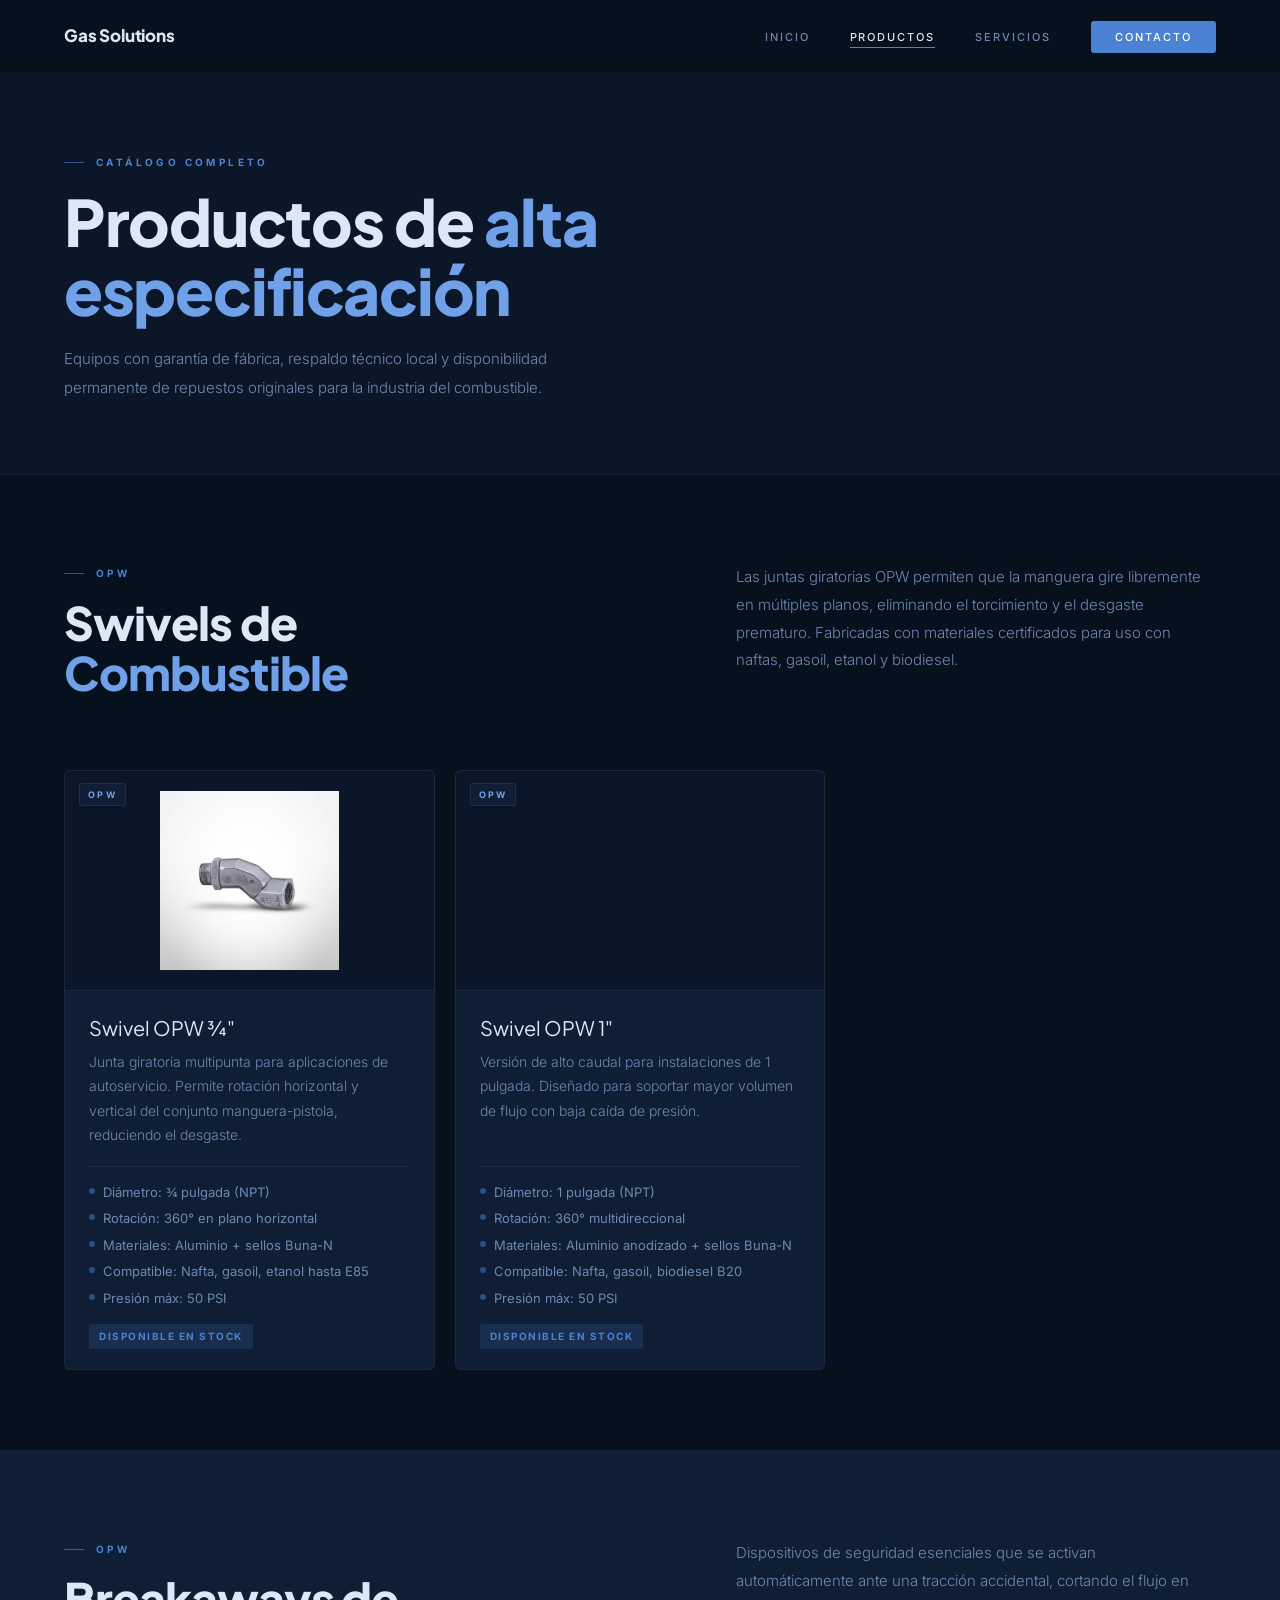
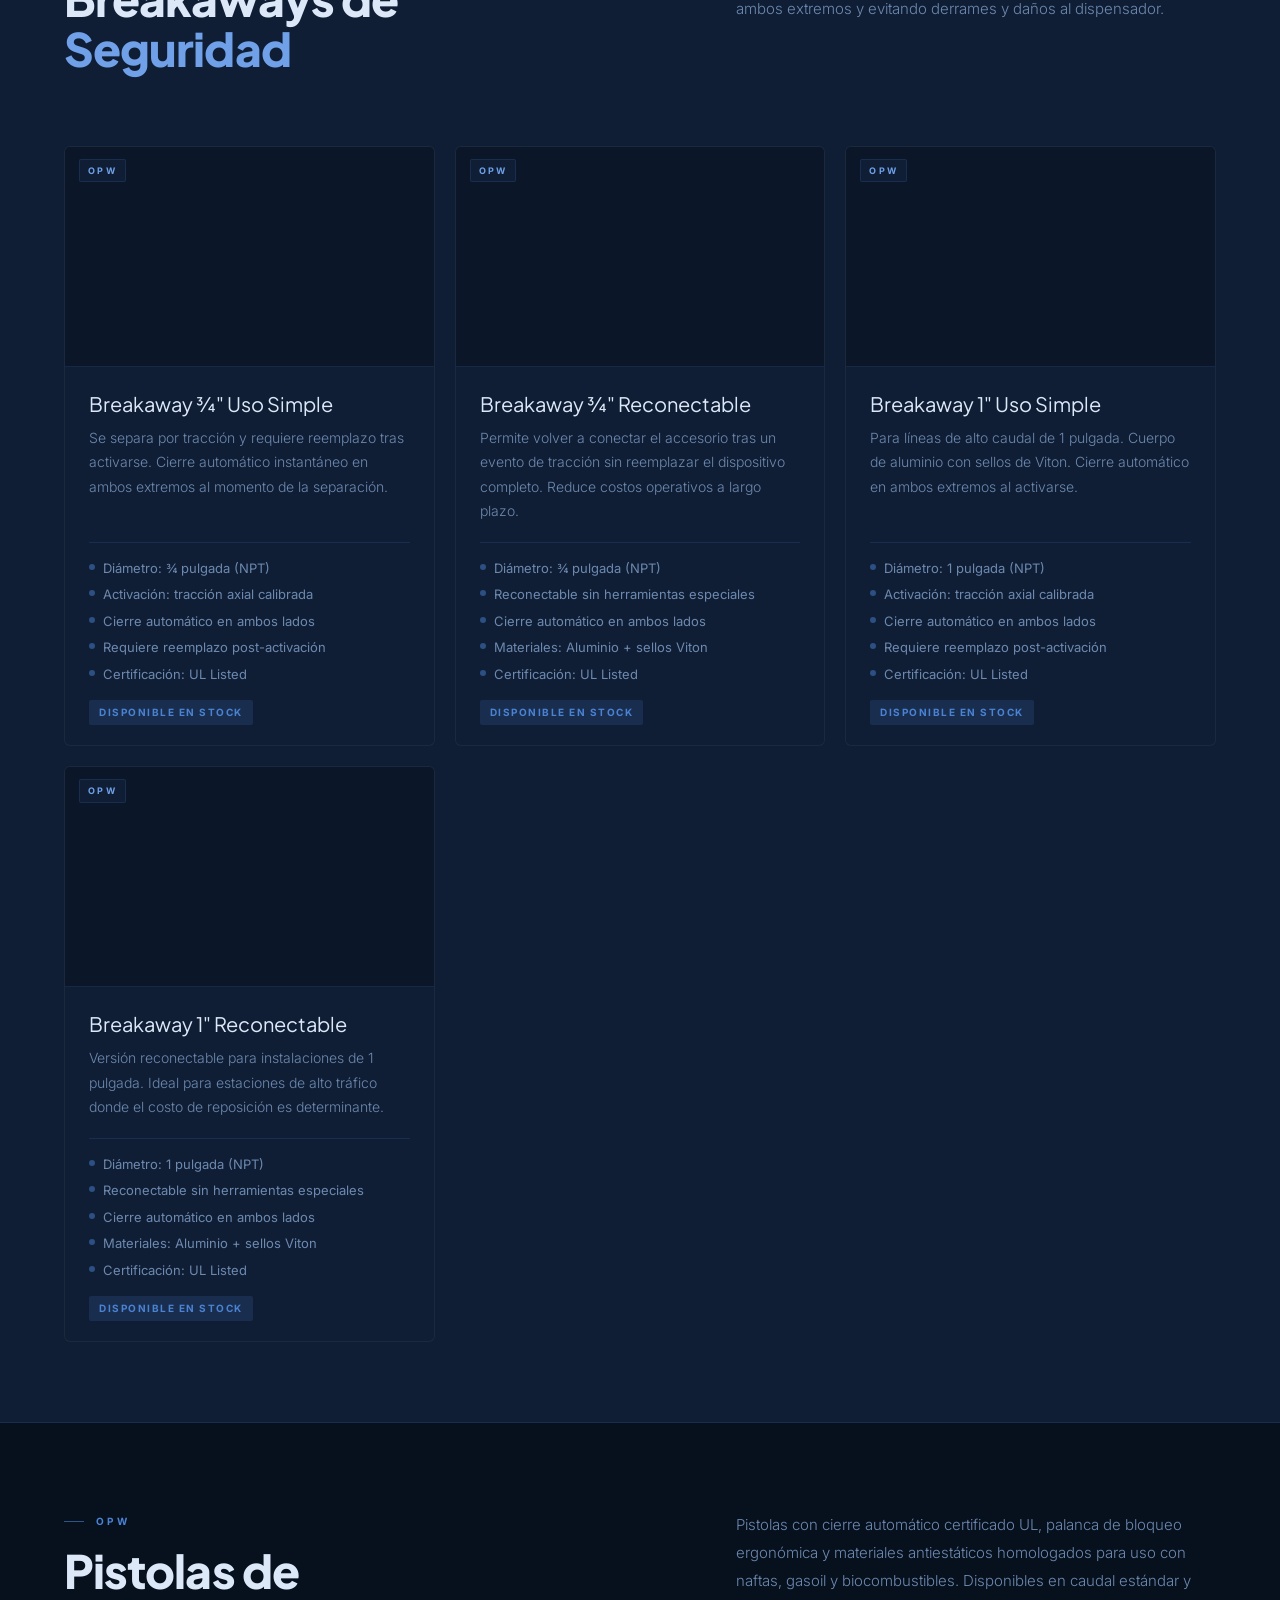
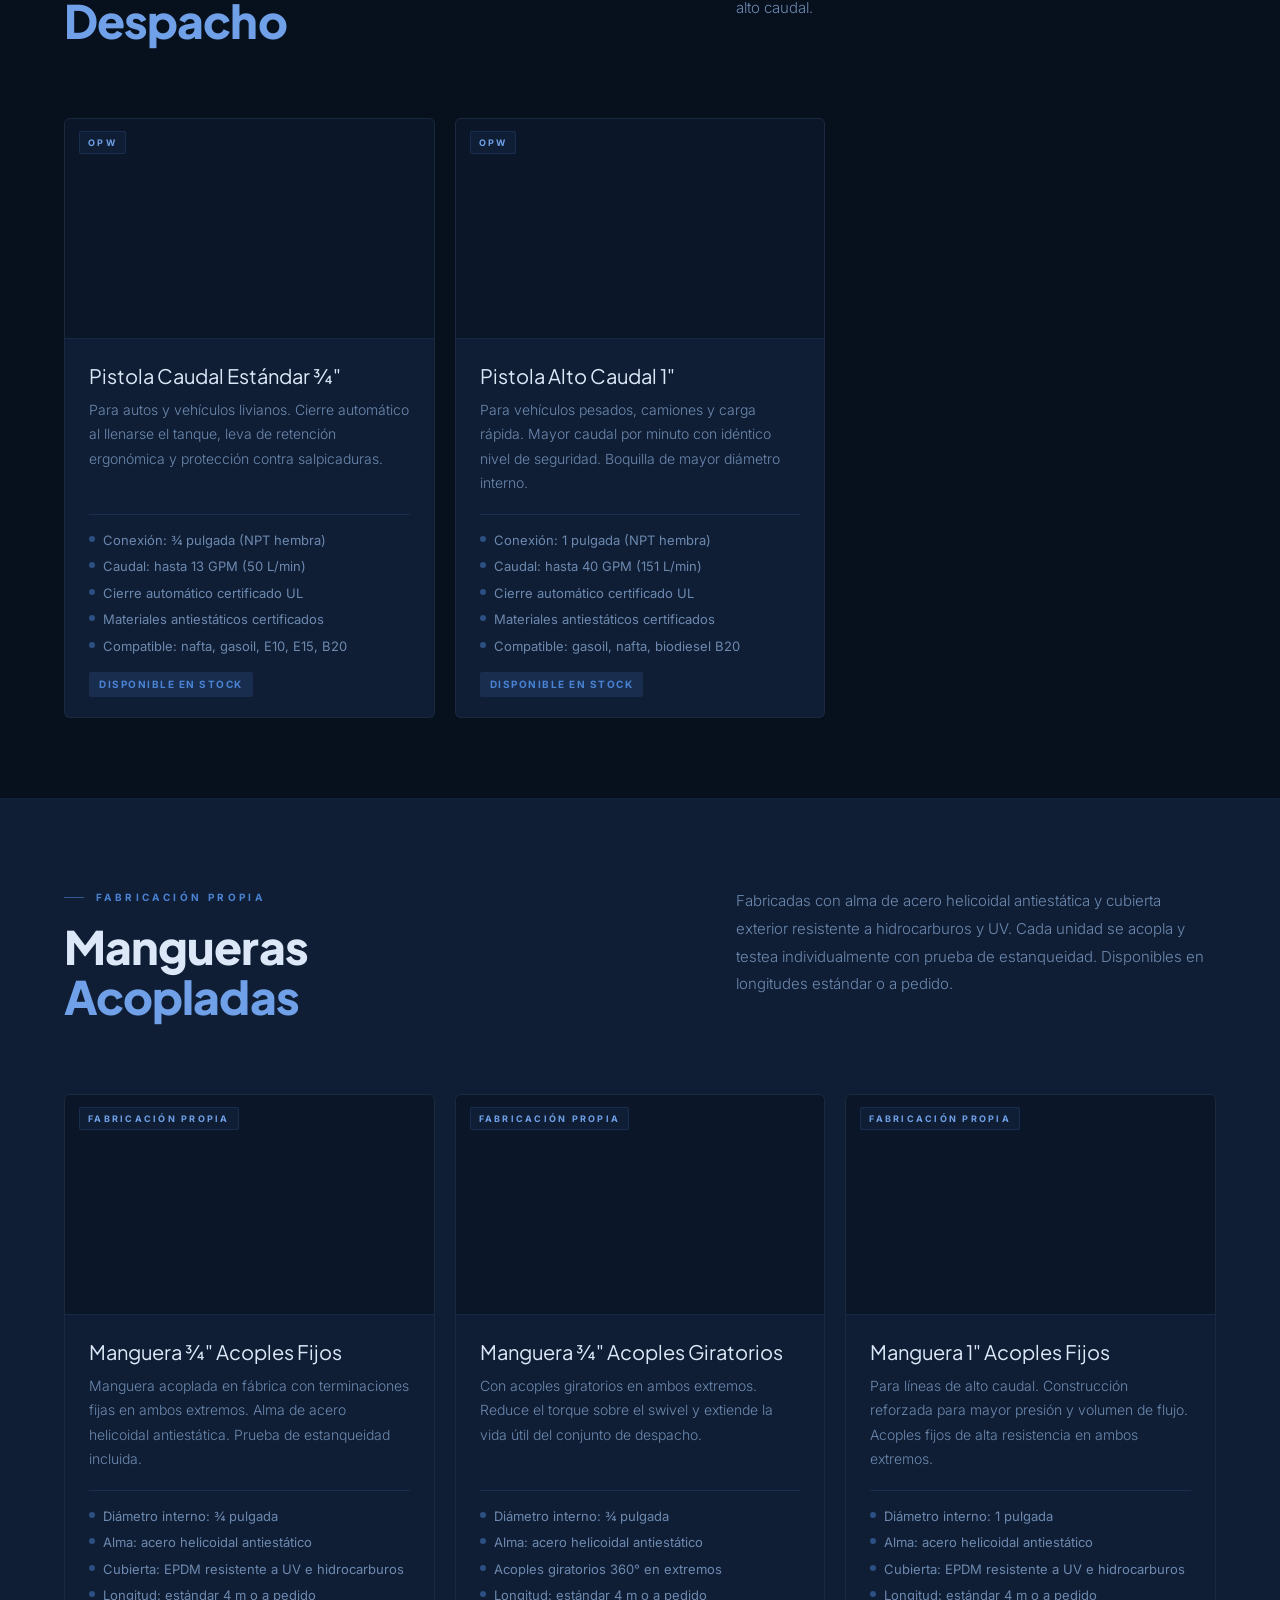
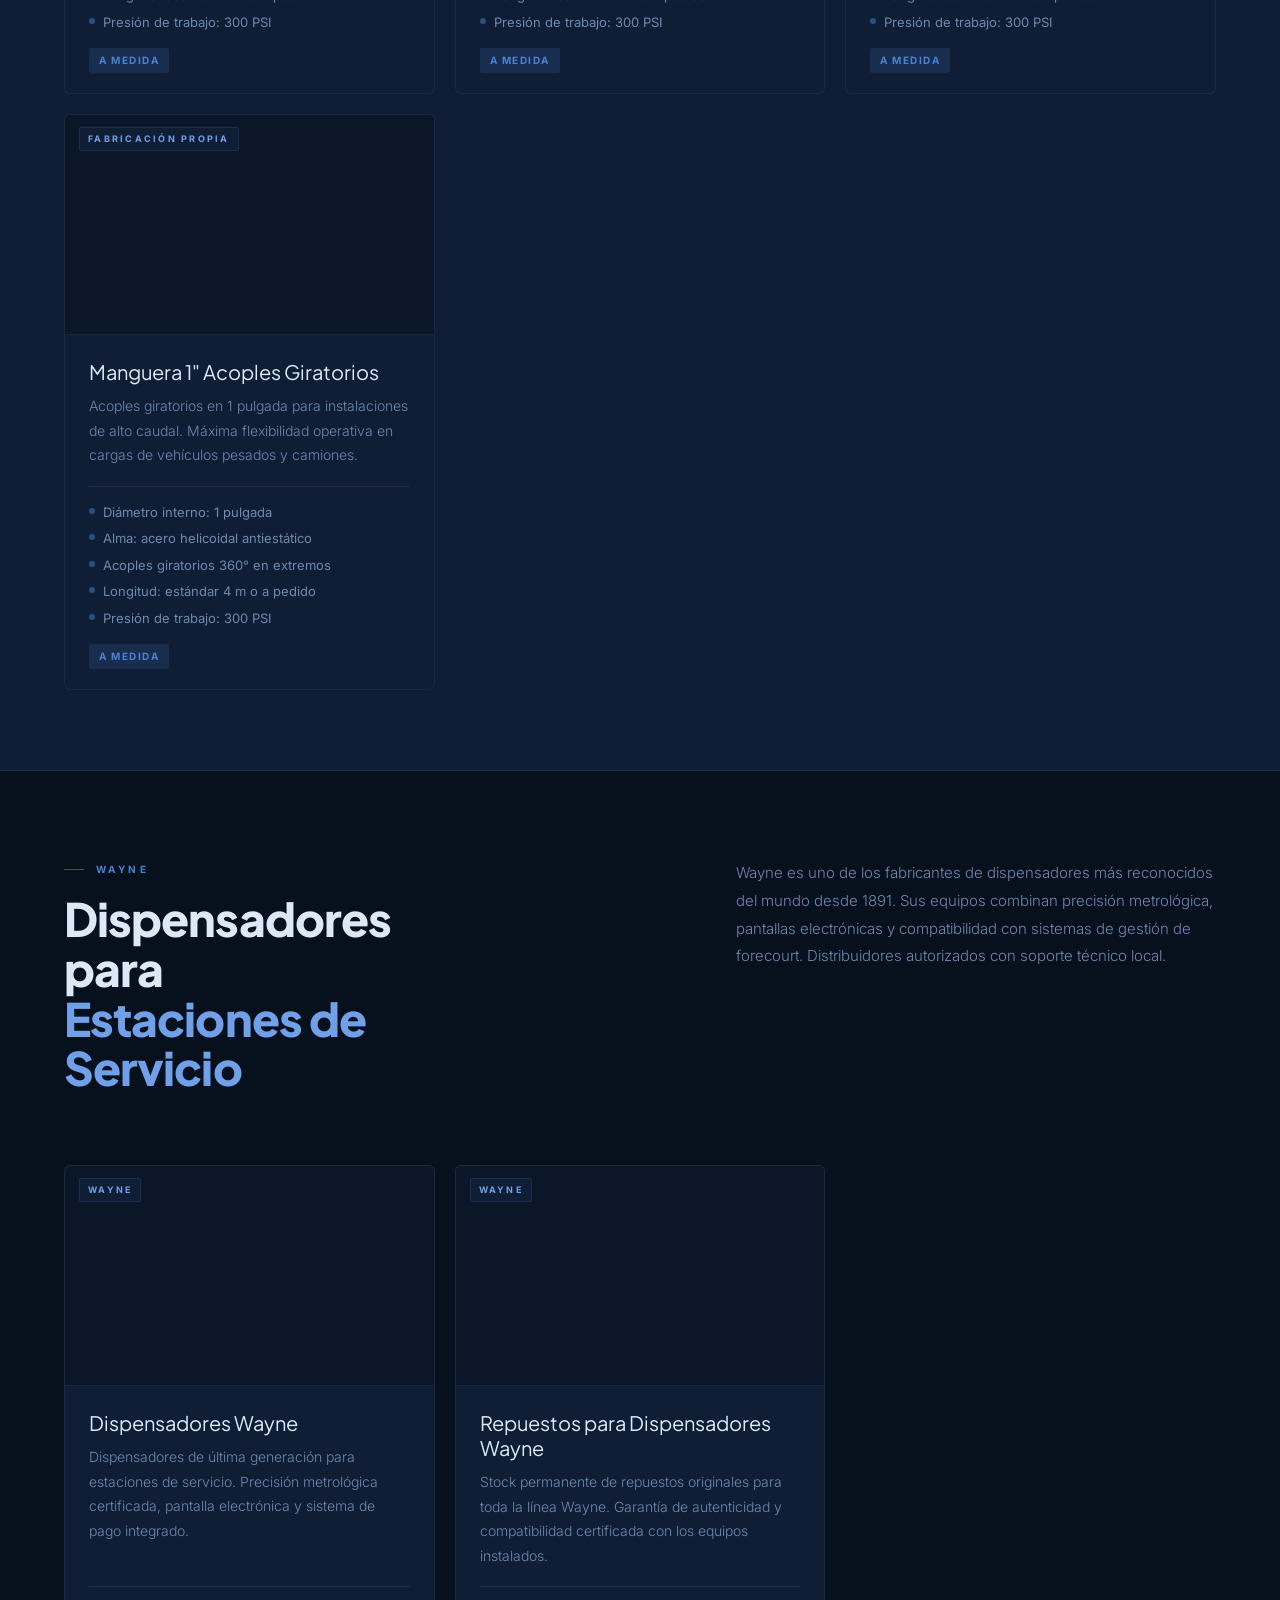
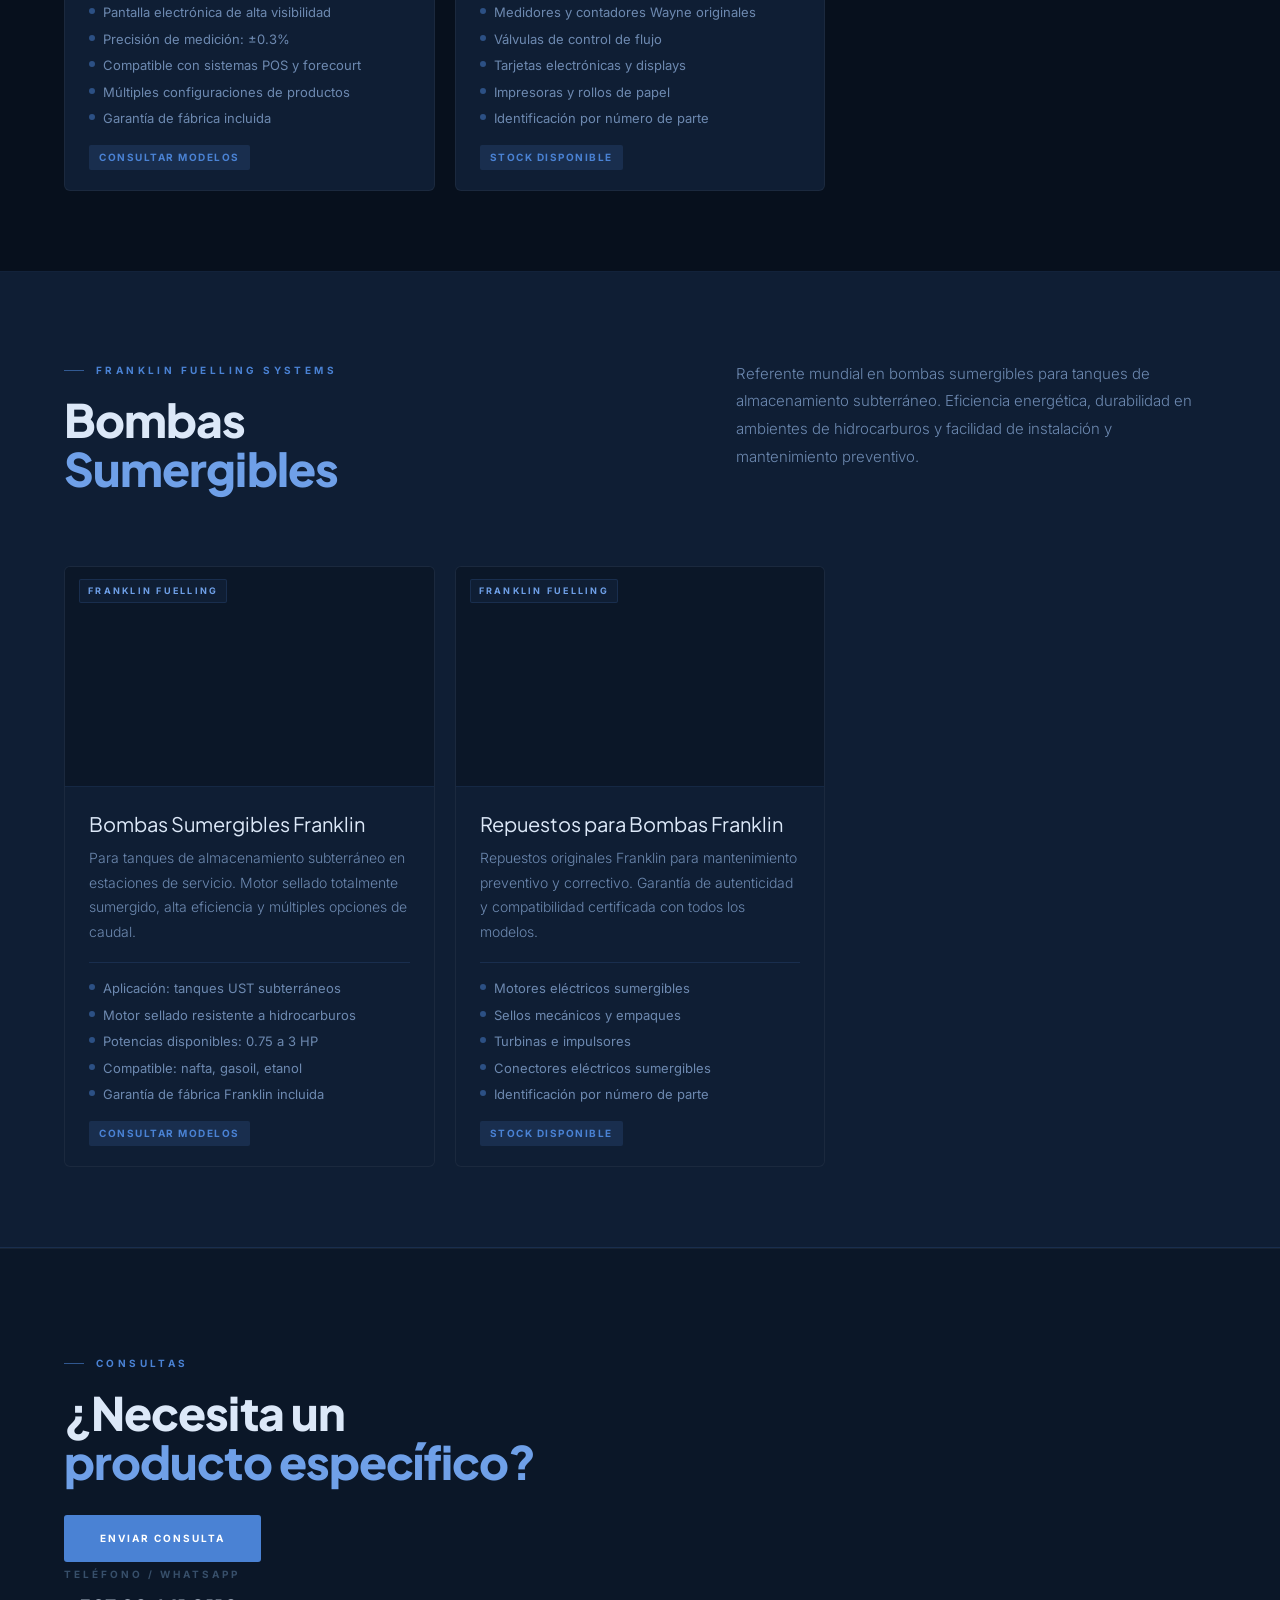
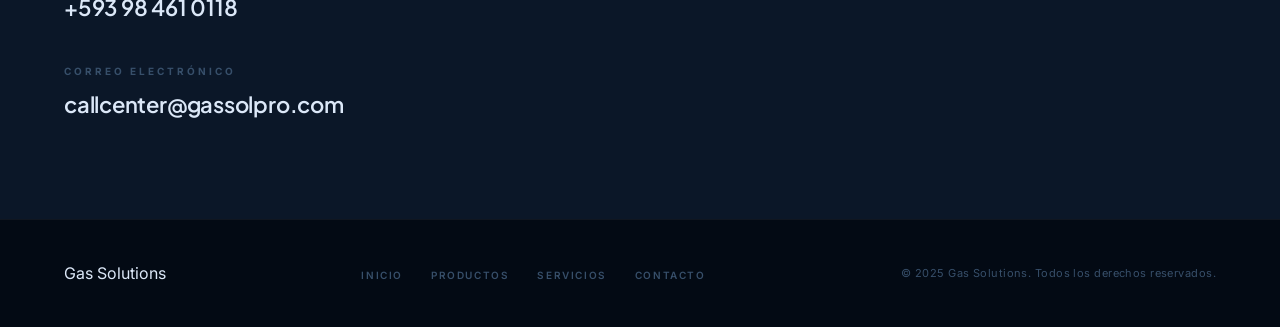
<file: productos.html>
<!DOCTYPE html>
<html lang="es">
<head>
  <meta charset="UTF-8" />
  <meta name="viewport" content="width=device-width, initial-scale=1.0" />
  <title>Productos — Gas Solutions</title>
  <meta name="description" content="Catálogo completo: swivels OPW, pistolas, breakaways, mangueras, dispensadores Wayne y bombas sumergibles Franklin Fuelling Systems." />
  <link rel="preconnect" href="https://fonts.googleapis.com">
  <link rel="preconnect" href="https://fonts.gstatic.com" crossorigin>
  <link href="https://fonts.googleapis.com/css2?family=Plus+Jakarta+Sans:wght@300;400;500;600;700;800&family=Inter:wght@300;400;500;600&display=swap" rel="stylesheet">
  <link rel="stylesheet" href="css/style.css" />
  <style>
    /* ── PRODUCT CARDS ─────────────────────────────────────── */
    .cat-section {
      padding: 80px 64px;
      border-bottom: 1px solid var(--border);
    }
    .cat-section:nth-child(even) {
      background: var(--gray-ultra-light);
    }

    .cat-header {
      display: flex;
      align-items: flex-start;
      justify-content: space-between;
      gap: 40px;
      margin-bottom: 56px;
      flex-wrap: wrap;
    }
    .cat-header-left { max-width: 400px; }
    .cat-header-right {
      max-width: 480px;
      font-size: 15px;
      color: var(--gray);
      line-height: 1.85;
      font-weight: 300;
      padding-top: 8px;
    }

    .product-cards-grid {
      display: grid;
      grid-template-columns: repeat(auto-fill, minmax(300px, 1fr));
      gap: 20px;
    }

    .pcard {
      background: var(--bg-card);
      border: 1px solid var(--border-faint);
      border-radius: 6px;
      overflow: hidden;
      transition: transform 0.25s ease, box-shadow 0.25s ease, background 0.25s;
      display: flex;
      flex-direction: column;
    }
    .cat-section:nth-child(even) .pcard {
      background: var(--bg-card);
    }
    .pcard:hover {
      transform: translateY(-4px);
      box-shadow: 0 12px 48px rgba(0,0,0,0.5);
      background: var(--bg-hover);
    }

    /* ── IMAGEN DEL PRODUCTO ─────────────────────────────── */
    .pcard-image {
      background: var(--blue-ultra-pale);
      border-bottom: 1px solid var(--border);
      height: 220px;
      display: flex;
      align-items: center;
      justify-content: center;
      padding: 0;
      position: relative;
      overflow: hidden;
    }

    /* Foto real del producto */
    .pcard-image img {
      width: 100%;
      height: 100%;
      object-fit: contain;
      object-position: center;
      padding: 20px;
      transition: transform 0.3s ease;
    }
    .pcard:hover .pcard-image img {
      transform: scale(1.04);
    }

    /* Placeholder cuando no hay imagen todavía */
    .pcard-image .img-placeholder {
      display: flex;
      flex-direction: column;
      align-items: center;
      justify-content: center;
      gap: 10px;
      width: 100%;
      height: 100%;
      color: var(--gray-light);
    }
    .pcard-image .img-placeholder svg {
      opacity: 0.3;
    }
    .pcard-image .img-placeholder span {
      font-size: 11px;
      font-weight: 500;
      letter-spacing: 0.15em;
      text-transform: uppercase;
    }

    .pcard-brand {
      position: absolute;
      top: 12px;
      left: 14px;
      font-size: 9px;
      font-weight: 700;
      letter-spacing: 0.25em;
      text-transform: uppercase;
      color: var(--accent-light);
      background: var(--bg-card);
      border: 1px solid var(--border);
      padding: 3px 8px;
      border-radius: 2px;
      z-index: 1;
    }

    .pcard-body {
      padding: 24px 24px 20px;
      flex: 1;
      display: flex;
      flex-direction: column;
    }

    .pcard-name {
      font-family: var(--font-display);
      font-size: 20px;
      font-weight: 400;
      color: var(--text);
      margin-bottom: 10px;
      line-height: 1.25;
    }

    .pcard-desc {
      font-size: 14px;
      color: var(--gray);
      line-height: 1.75;
      font-weight: 300;
      margin-bottom: 18px;
    }

    .pcard-specs {
      list-style: none;
      display: flex;
      flex-direction: column;
      gap: 7px;
      margin-top: auto;
      padding-top: 16px;
      border-top: 1px solid var(--border);
    }

    .pcard-specs li {
      display: flex;
      align-items: flex-start;
      gap: 8px;
      font-size: 13px;
      color: var(--gray);
      line-height: 1.5;
    }

    .pcard-specs li::before {
      content: '';
      display: block;
      width: 6px;
      height: 6px;
      min-width: 6px;
      background: var(--blue);
      border-radius: 50%;
      margin-top: 5px;
      opacity: 0.5;
    }

    .pcard-tag {
      display: inline-block;
      margin-top: 16px;
      font-size: 10px;
      font-weight: 700;
      letter-spacing: 0.15em;
      text-transform: uppercase;
      color: var(--blue);
      background: var(--blue-pale);
      padding: 4px 10px;
      border-radius: 2px;
      align-self: flex-start;
    }

    @media (max-width: 1024px) {
      .cat-section { padding: 60px 32px; }
      .cat-header { flex-direction: column; gap: 20px; }
      .cat-header-right { max-width: 100%; }
    }
    @media (max-width: 640px) {
      .product-cards-grid { grid-template-columns: 1fr; }
    }
  </style>
</head>
<body>

  <!-- NAVEGACIÓN -->
  <nav id="navbar">
    <a href="index.html" class="nav-wordmark">Gas Solutions</a>
    <ul class="nav-links" id="nav-links">
      <li><a href="index.html">Inicio</a></li>
      <li><a href="productos.html" class="active">Productos</a></li>
      <li><a href="servicios.html">Servicios</a></li>
      <li><a href="index.html#contacto" class="nav-cta">Contacto</a></li>
    </ul>
    <button class="nav-hamburger" id="nav-hamburger" aria-label="Abrir menú">
      <span></span><span></span><span></span>
    </button>
  </nav>

  <!-- PAGE HERO -->
  <div class="page-hero">
    <p class="section-label anim-fadeup delay-1">Catálogo Completo</p>
    <h1 class="section-title anim-fadeup delay-2" style="font-size: clamp(40px, 5vw, 68px); max-width: 700px;">
      Productos de <em>alta especificación</em>
    </h1>
    <p class="section-intro anim-fadeup delay-3" style="margin-top: 20px;">
      Equipos con garantía de fábrica, respaldo técnico local y disponibilidad permanente de repuestos originales para la industria del combustible.
    </p>
  </div>

  <!-- ══════════════════════════════════════════════════ -->
  <!-- 1. SWIVELS                                         -->
  <!-- ══════════════════════════════════════════════════ -->
  <div class="cat-section" id="swivels">
    <div class="cat-header">
      <div class="cat-header-left">
        <p class="section-label reveal">OPW</p>
        <h2 class="section-title reveal reveal-delay-1">Swivels de<br><em>Combustible</em></h2>
      </div>
      <p class="cat-header-right reveal reveal-delay-2">
        Las juntas giratorias OPW permiten que la manguera gire libremente en múltiples planos, eliminando el torcimiento y el desgaste prematuro. Fabricadas con materiales certificados para uso con naftas, gasoil, etanol y biodiesel.
      </p>
    </div>
    <div class="product-cards-grid">

      <div class="pcard reveal reveal-delay-1">
        <div class="pcard-image">
          <span class="pcard-brand">OPW</span>
          <img src="images/Swivel OPW 3-4.jpg" alt="Swivel OPW ¾ pulgada">
        </div>
        <div class="pcard-body">
          <h3 class="pcard-name">Swivel OPW ¾"</h3>
          <p class="pcard-desc">Junta giratoria multipunta para aplicaciones de autoservicio. Permite rotación horizontal y vertical del conjunto manguera-pistola, reduciendo el desgaste.</p>
          <ul class="pcard-specs">
            <li>Diámetro: ¾ pulgada (NPT)</li>
            <li>Rotación: 360° en plano horizontal</li>
            <li>Materiales: Aluminio + sellos Buna-N</li>
            <li>Compatible: Nafta, gasoil, etanol hasta E85</li>
            <li>Presión máx: 50 PSI</li>
          </ul>
          <span class="pcard-tag">Disponible en stock</span>
        </div>
      </div>

      <div class="pcard reveal reveal-delay-2">
        <div class="pcard-image">
          <span class="pcard-brand">OPW</span>
          <!-- REEMPLAZÁ: <img src="images/swivel-1.jpg" alt="Swivel OPW 1 pulgada"> -->
        </div>
        <div class="pcard-body">
          <h3 class="pcard-name">Swivel OPW 1"</h3>
          <p class="pcard-desc">Versión de alto caudal para instalaciones de 1 pulgada. Diseñado para soportar mayor volumen de flujo con baja caída de presión.</p>
          <ul class="pcard-specs">
            <li>Diámetro: 1 pulgada (NPT)</li>
            <li>Rotación: 360° multidireccional</li>
            <li>Materiales: Aluminio anodizado + sellos Buna-N</li>
            <li>Compatible: Nafta, gasoil, biodiesel B20</li>
            <li>Presión máx: 50 PSI</li>
          </ul>
          <span class="pcard-tag">Disponible en stock</span>
        </div>
      </div>

    </div>
  </div>

  <!-- ══════════════════════════════════════════════════ -->
  <!-- 2. BREAKAWAYS                                      -->
  <!-- ══════════════════════════════════════════════════ -->
  <div class="cat-section" id="breakaways">
    <div class="cat-header">
      <div class="cat-header-left">
        <p class="section-label reveal">OPW</p>
        <h2 class="section-title reveal reveal-delay-1">Breakaways de<br><em>Seguridad</em></h2>
      </div>
      <p class="cat-header-right reveal reveal-delay-2">
        Dispositivos de seguridad esenciales que se activan automáticamente ante una tracción accidental, cortando el flujo en ambos extremos y evitando derrames y daños al dispensador.
      </p>
    </div>
    <div class="product-cards-grid">

      <div class="pcard reveal reveal-delay-1">
        <div class="pcard-image">
          <span class="pcard-brand">OPW</span>
          <!-- REEMPLAZÁ: <img src="images/breakaway-34-simple.jpg" alt="Breakaway OPW ¾ uso simple"> -->

        </div>
        <div class="pcard-body">
          <h3 class="pcard-name">Breakaway ¾" Uso Simple</h3>
          <p class="pcard-desc">Se separa por tracción y requiere reemplazo tras activarse. Cierre automático instantáneo en ambos extremos al momento de la separación.</p>
          <ul class="pcard-specs">
            <li>Diámetro: ¾ pulgada (NPT)</li>
            <li>Activación: tracción axial calibrada</li>
            <li>Cierre automático en ambos lados</li>
            <li>Requiere reemplazo post-activación</li>
            <li>Certificación: UL Listed</li>
          </ul>
          <span class="pcard-tag">Disponible en stock</span>
        </div>
      </div>

      <div class="pcard reveal reveal-delay-2">
        <div class="pcard-image">
          <span class="pcard-brand">OPW</span>
          <!-- REEMPLAZÁ: <img src="images/breakaway-34-reconectable.jpg" alt="Breakaway OPW ¾ reconectable"> -->

        </div>
        <div class="pcard-body">
          <h3 class="pcard-name">Breakaway ¾" Reconectable</h3>
          <p class="pcard-desc">Permite volver a conectar el accesorio tras un evento de tracción sin reemplazar el dispositivo completo. Reduce costos operativos a largo plazo.</p>
          <ul class="pcard-specs">
            <li>Diámetro: ¾ pulgada (NPT)</li>
            <li>Reconectable sin herramientas especiales</li>
            <li>Cierre automático en ambos lados</li>
            <li>Materiales: Aluminio + sellos Viton</li>
            <li>Certificación: UL Listed</li>
          </ul>
          <span class="pcard-tag">Disponible en stock</span>
        </div>
      </div>

      <div class="pcard reveal reveal-delay-3">
        <div class="pcard-image">
          <span class="pcard-brand">OPW</span>
          <!-- REEMPLAZÁ: <img src="images/breakaway-1-simple.jpg" alt="Breakaway OPW 1 pulgada uso simple"> -->

        </div>
        <div class="pcard-body">
          <h3 class="pcard-name">Breakaway 1" Uso Simple</h3>
          <p class="pcard-desc">Para líneas de alto caudal de 1 pulgada. Cuerpo de aluminio con sellos de Viton. Cierre automático en ambos extremos al activarse.</p>
          <ul class="pcard-specs">
            <li>Diámetro: 1 pulgada (NPT)</li>
            <li>Activación: tracción axial calibrada</li>
            <li>Cierre automático en ambos lados</li>
            <li>Requiere reemplazo post-activación</li>
            <li>Certificación: UL Listed</li>
          </ul>
          <span class="pcard-tag">Disponible en stock</span>
        </div>
      </div>

      <div class="pcard reveal reveal-delay-4">
        <div class="pcard-image">
          <span class="pcard-brand">OPW</span>
          <!-- REEMPLAZÁ: <img src="images/breakaway-1-reconectable.jpg" alt="Breakaway OPW 1 pulgada reconectable"> -->

        </div>
        <div class="pcard-body">
          <h3 class="pcard-name">Breakaway 1" Reconectable</h3>
          <p class="pcard-desc">Versión reconectable para instalaciones de 1 pulgada. Ideal para estaciones de alto tráfico donde el costo de reposición es determinante.</p>
          <ul class="pcard-specs">
            <li>Diámetro: 1 pulgada (NPT)</li>
            <li>Reconectable sin herramientas especiales</li>
            <li>Cierre automático en ambos lados</li>
            <li>Materiales: Aluminio + sellos Viton</li>
            <li>Certificación: UL Listed</li>
          </ul>
          <span class="pcard-tag">Disponible en stock</span>
        </div>
      </div>

    </div>
  </div>

  <!-- ══════════════════════════════════════════════════ -->
  <!-- 3. PISTOLAS                                        -->
  <!-- ══════════════════════════════════════════════════ -->
  <div class="cat-section" id="pistolas">
    <div class="cat-header">
      <div class="cat-header-left">
        <p class="section-label reveal">OPW</p>
        <h2 class="section-title reveal reveal-delay-1">Pistolas de<br><em>Despacho</em></h2>
      </div>
      <p class="cat-header-right reveal reveal-delay-2">
        Pistolas con cierre automático certificado UL, palanca de bloqueo ergonómica y materiales antiestáticos homologados para uso con naftas, gasoil y biocombustibles. Disponibles en caudal estándar y alto caudal.
      </p>
    </div>
    <div class="product-cards-grid">

      <div class="pcard reveal reveal-delay-1">
        <div class="pcard-image">
          <span class="pcard-brand">OPW</span>
          <!-- REEMPLAZÁ: <img src="images/pistola-34.jpg" alt="Pistola OPW caudal estándar ¾"> -->

        </div>
        <div class="pcard-body">
          <h3 class="pcard-name">Pistola Caudal Estándar ¾"</h3>
          <p class="pcard-desc">Para autos y vehículos livianos. Cierre automático al llenarse el tanque, leva de retención ergonómica y protección contra salpicaduras.</p>
          <ul class="pcard-specs">
            <li>Conexión: ¾ pulgada (NPT hembra)</li>
            <li>Caudal: hasta 13 GPM (50 L/min)</li>
            <li>Cierre automático certificado UL</li>
            <li>Materiales antiestáticos certificados</li>
            <li>Compatible: nafta, gasoil, E10, E15, B20</li>
          </ul>
          <span class="pcard-tag">Disponible en stock</span>
        </div>
      </div>

      <div class="pcard reveal reveal-delay-2">
        <div class="pcard-image">
          <span class="pcard-brand">OPW</span>
          <!-- REEMPLAZÁ: <img src="images/pistola-1.jpg" alt="Pistola OPW alto caudal 1 pulgada"> -->

        </div>
        <div class="pcard-body">
          <h3 class="pcard-name">Pistola Alto Caudal 1"</h3>
          <p class="pcard-desc">Para vehículos pesados, camiones y carga rápida. Mayor caudal por minuto con idéntico nivel de seguridad. Boquilla de mayor diámetro interno.</p>
          <ul class="pcard-specs">
            <li>Conexión: 1 pulgada (NPT hembra)</li>
            <li>Caudal: hasta 40 GPM (151 L/min)</li>
            <li>Cierre automático certificado UL</li>
            <li>Materiales antiestáticos certificados</li>
            <li>Compatible: gasoil, nafta, biodiesel B20</li>
          </ul>
          <span class="pcard-tag">Disponible en stock</span>
        </div>
      </div>

    </div>
  </div>

  <!-- ══════════════════════════════════════════════════ -->
  <!-- 4. MANGUERAS                                       -->
  <!-- ══════════════════════════════════════════════════ -->
  <div class="cat-section" id="mangueras">
    <div class="cat-header">
      <div class="cat-header-left">
        <p class="section-label reveal">Fabricación Propia</p>
        <h2 class="section-title reveal reveal-delay-1">Mangueras<br><em>Acopladas</em></h2>
      </div>
      <p class="cat-header-right reveal reveal-delay-2">
        Fabricadas con alma de acero helicoidal antiestática y cubierta exterior resistente a hidrocarburos y UV. Cada unidad se acopla y testea individualmente con prueba de estanqueidad. Disponibles en longitudes estándar o a pedido.
      </p>
    </div>
    <div class="product-cards-grid">

      <div class="pcard reveal reveal-delay-1">
        <div class="pcard-image">
          <span class="pcard-brand">Fabricación Propia</span>
          <!-- REEMPLAZÁ: <img src="images/manguera-34-fija.jpg" alt="Manguera ¾ acoples fijos"> -->

        </div>
        <div class="pcard-body">
          <h3 class="pcard-name">Manguera ¾" Acoples Fijos</h3>
          <p class="pcard-desc">Manguera acoplada en fábrica con terminaciones fijas en ambos extremos. Alma de acero helicoidal antiestática. Prueba de estanqueidad incluida.</p>
          <ul class="pcard-specs">
            <li>Diámetro interno: ¾ pulgada</li>
            <li>Alma: acero helicoidal antiestático</li>
            <li>Cubierta: EPDM resistente a UV e hidrocarburos</li>
            <li>Longitud: estándar 4 m o a pedido</li>
            <li>Presión de trabajo: 300 PSI</li>
          </ul>
          <span class="pcard-tag">A medida</span>
        </div>
      </div>

      <div class="pcard reveal reveal-delay-2">
        <div class="pcard-image">
          <span class="pcard-brand">Fabricación Propia</span>
          <!-- REEMPLAZÁ: <img src="images/manguera-34-giratoria.jpg" alt="Manguera ¾ acoples giratorios"> -->

        </div>
        <div class="pcard-body">
          <h3 class="pcard-name">Manguera ¾" Acoples Giratorios</h3>
          <p class="pcard-desc">Con acoples giratorios en ambos extremos. Reduce el torque sobre el swivel y extiende la vida útil del conjunto de despacho.</p>
          <ul class="pcard-specs">
            <li>Diámetro interno: ¾ pulgada</li>
            <li>Alma: acero helicoidal antiestático</li>
            <li>Acoples giratorios 360° en extremos</li>
            <li>Longitud: estándar 4 m o a pedido</li>
            <li>Presión de trabajo: 300 PSI</li>
          </ul>
          <span class="pcard-tag">A medida</span>
        </div>
      </div>

      <div class="pcard reveal reveal-delay-3">
        <div class="pcard-image">
          <span class="pcard-brand">Fabricación Propia</span>
          <!-- REEMPLAZÁ: <img src="images/manguera-1-fija.jpg" alt="Manguera 1 pulgada acoples fijos"> -->

        </div>
        <div class="pcard-body">
          <h3 class="pcard-name">Manguera 1" Acoples Fijos</h3>
          <p class="pcard-desc">Para líneas de alto caudal. Construcción reforzada para mayor presión y volumen de flujo. Acoples fijos de alta resistencia en ambos extremos.</p>
          <ul class="pcard-specs">
            <li>Diámetro interno: 1 pulgada</li>
            <li>Alma: acero helicoidal antiestático</li>
            <li>Cubierta: EPDM resistente a UV e hidrocarburos</li>
            <li>Longitud: estándar 4 m o a pedido</li>
            <li>Presión de trabajo: 300 PSI</li>
          </ul>
          <span class="pcard-tag">A medida</span>
        </div>
      </div>

      <div class="pcard reveal reveal-delay-4">
        <div class="pcard-image">
          <span class="pcard-brand">Fabricación Propia</span>
          <!-- REEMPLAZÁ: <img src="images/manguera-1-giratoria.jpg" alt="Manguera 1 pulgada acoples giratorios"> -->

        </div>
        <div class="pcard-body">
          <h3 class="pcard-name">Manguera 1" Acoples Giratorios</h3>
          <p class="pcard-desc">Acoples giratorios en 1 pulgada para instalaciones de alto caudal. Máxima flexibilidad operativa en cargas de vehículos pesados y camiones.</p>
          <ul class="pcard-specs">
            <li>Diámetro interno: 1 pulgada</li>
            <li>Alma: acero helicoidal antiestático</li>
            <li>Acoples giratorios 360° en extremos</li>
            <li>Longitud: estándar 4 m o a pedido</li>
            <li>Presión de trabajo: 300 PSI</li>
          </ul>
          <span class="pcard-tag">A medida</span>
        </div>
      </div>

    </div>
  </div>

  <!-- ══════════════════════════════════════════════════ -->
  <!-- 5. DISPENSADORES WAYNE                             -->
  <!-- ══════════════════════════════════════════════════ -->
  <div class="cat-section" id="dispensadores">
    <div class="cat-header">
      <div class="cat-header-left">
        <p class="section-label reveal">Wayne</p>
        <h2 class="section-title reveal reveal-delay-1">Dispensadores para<br><em>Estaciones de Servicio</em></h2>
      </div>
      <p class="cat-header-right reveal reveal-delay-2">
        Wayne es uno de los fabricantes de dispensadores más reconocidos del mundo desde 1891. Sus equipos combinan precisión metrológica, pantallas electrónicas y compatibilidad con sistemas de gestión de forecourt. Distribuidores autorizados con soporte técnico local.
      </p>
    </div>
    <div class="product-cards-grid">

      <div class="pcard reveal reveal-delay-1">
        <div class="pcard-image">
          <span class="pcard-brand">Wayne</span>
          <!-- REEMPLAZÁ: <img src="images/dispensador-wayne.jpg" alt="Dispensador Wayne"> -->

        </div>
        <div class="pcard-body">
          <h3 class="pcard-name">Dispensadores Wayne</h3>
          <p class="pcard-desc">Dispensadores de última generación para estaciones de servicio. Precisión metrológica certificada, pantalla electrónica y sistema de pago integrado.</p>
          <ul class="pcard-specs">
            <li>Pantalla electrónica de alta visibilidad</li>
            <li>Precisión de medición: ±0.3%</li>
            <li>Compatible con sistemas POS y forecourt</li>
            <li>Múltiples configuraciones de productos</li>
            <li>Garantía de fábrica incluida</li>
          </ul>
          <span class="pcard-tag">Consultar modelos</span>
        </div>
      </div>

      <div class="pcard reveal reveal-delay-2">
        <div class="pcard-image">
          <span class="pcard-brand">Wayne</span>
          <!-- REEMPLAZÁ: <img src="images/repuestos-wayne.jpg" alt="Repuestos para dispensadores Wayne"> -->

        </div>
        <div class="pcard-body">
          <h3 class="pcard-name">Repuestos para Dispensadores Wayne</h3>
          <p class="pcard-desc">Stock permanente de repuestos originales para toda la línea Wayne. Garantía de autenticidad y compatibilidad certificada con los equipos instalados.</p>
          <ul class="pcard-specs">
            <li>Medidores y contadores Wayne originales</li>
            <li>Válvulas de control de flujo</li>
            <li>Tarjetas electrónicas y displays</li>
            <li>Impresoras y rollos de papel</li>
            <li>Identificación por número de parte</li>
          </ul>
          <span class="pcard-tag">Stock disponible</span>
        </div>
      </div>

    </div>
  </div>

  <!-- ══════════════════════════════════════════════════ -->
  <!-- 6. BOMBAS FRANKLIN                                 -->
  <!-- ══════════════════════════════════════════════════ -->
  <div class="cat-section" id="bombas">
    <div class="cat-header">
      <div class="cat-header-left">
        <p class="section-label reveal">Franklin Fuelling Systems</p>
        <h2 class="section-title reveal reveal-delay-1">Bombas<br><em>Sumergibles</em></h2>
      </div>
      <p class="cat-header-right reveal reveal-delay-2">
        Referente mundial en bombas sumergibles para tanques de almacenamiento subterráneo. Eficiencia energética, durabilidad en ambientes de hidrocarburos y facilidad de instalación y mantenimiento preventivo.
      </p>
    </div>
    <div class="product-cards-grid">

      <div class="pcard reveal reveal-delay-1">
        <div class="pcard-image">
          <span class="pcard-brand">Franklin Fuelling</span>
          <!-- REEMPLAZÁ: <img src="images/bomba-franklin.jpg" alt="Bomba sumergible Franklin Fuelling Systems"> -->

        </div>
        <div class="pcard-body">
          <h3 class="pcard-name">Bombas Sumergibles Franklin</h3>
          <p class="pcard-desc">Para tanques de almacenamiento subterráneo en estaciones de servicio. Motor sellado totalmente sumergido, alta eficiencia y múltiples opciones de caudal.</p>
          <ul class="pcard-specs">
            <li>Aplicación: tanques UST subterráneos</li>
            <li>Motor sellado resistente a hidrocarburos</li>
            <li>Potencias disponibles: 0.75 a 3 HP</li>
            <li>Compatible: nafta, gasoil, etanol</li>
            <li>Garantía de fábrica Franklin incluida</li>
          </ul>
          <span class="pcard-tag">Consultar modelos</span>
        </div>
      </div>

      <div class="pcard reveal reveal-delay-2">
        <div class="pcard-image">
          <span class="pcard-brand">Franklin Fuelling</span>
          <!-- REEMPLAZÁ: <img src="images/repuestos-franklin.jpg" alt="Repuestos para bombas Franklin"> -->

        </div>
        <div class="pcard-body">
          <h3 class="pcard-name">Repuestos para Bombas Franklin</h3>
          <p class="pcard-desc">Repuestos originales Franklin para mantenimiento preventivo y correctivo. Garantía de autenticidad y compatibilidad certificada con todos los modelos.</p>
          <ul class="pcard-specs">
            <li>Motores eléctricos sumergibles</li>
            <li>Sellos mecánicos y empaques</li>
            <li>Turbinas e impulsores</li>
            <li>Conectores eléctricos sumergibles</li>
            <li>Identificación por número de parte</li>
          </ul>
          <span class="pcard-tag">Stock disponible</span>
        </div>
      </div>

    </div>
  </div>

  <!-- CONTACTO -->
  <div class="cta-section" id="contacto">
    <div>
      <p class="section-label reveal">Consultas</p>
      <h2 class="section-title reveal reveal-delay-1">¿Necesita un<br><em>producto específico?</em></h2>
      <a href="mailto:info@gassolutions.com" class="btn-primary reveal reveal-delay-2" style="margin-top: 12px;">Enviar consulta</a>
    </div>
    <div class="contact-details">
      <div class="contact-item reveal reveal-delay-1">
        <p class="contact-label">Teléfono / WhatsApp</p>
        <p class="contact-value"><a href="tel:+1234567890">+593 98 461 0118</a></p>
      </div>
      <div class="contact-item reveal reveal-delay-2">
        <p class="contact-label">Correo Electrónico</p>
        <p class="contact-value"><a href="mailto:info@gassolutions.com">callcenter@gassolpro.com</a></p>
      </div>
    </div>
  </div>

  <!-- FOOTER -->
  <footer>
    <div class="footer-logo">Gas Solutions</div>
    <ul class="footer-nav">
      <li><a href="index.html">Inicio</a></li>
      <li><a href="productos.html">Productos</a></li>
      <li><a href="servicios.html">Servicios</a></li>
      <li><a href="index.html#contacto">Contacto</a></li>
    </ul>
    <p class="footer-copy">&copy; 2025 Gas Solutions. Todos los derechos reservados.</p>
  </footer>

  <script>
    const navbar = document.getElementById('navbar');
    window.addEventListener('scroll', () => {
      navbar.classList.toggle('scrolled', window.scrollY > 20);
    });

    const hamburger = document.getElementById('nav-hamburger');
    const navLinks  = document.getElementById('nav-links');
    hamburger.addEventListener('click', () => {
      hamburger.classList.toggle('active');
      navLinks.classList.toggle('open');
    });
    navLinks.querySelectorAll('a').forEach(link => {
      link.addEventListener('click', () => {
        hamburger.classList.remove('active');
        navLinks.classList.remove('open');
      });
    });
    document.addEventListener('click', e => {
      if (!navbar.contains(e.target)) {
        hamburger.classList.remove('active');
        navLinks.classList.remove('open');
      }
    });

    const reveals = document.querySelectorAll('.reveal');
    const observer = new IntersectionObserver((entries) => {
      entries.forEach(entry => {
        if (entry.isIntersecting) {
          entry.target.classList.add('visible');
          observer.unobserve(entry.target);
        }
      });
    }, { threshold: 0.1 });
    reveals.forEach(el => observer.observe(el));
  </script>

</body>
</html>
</file>
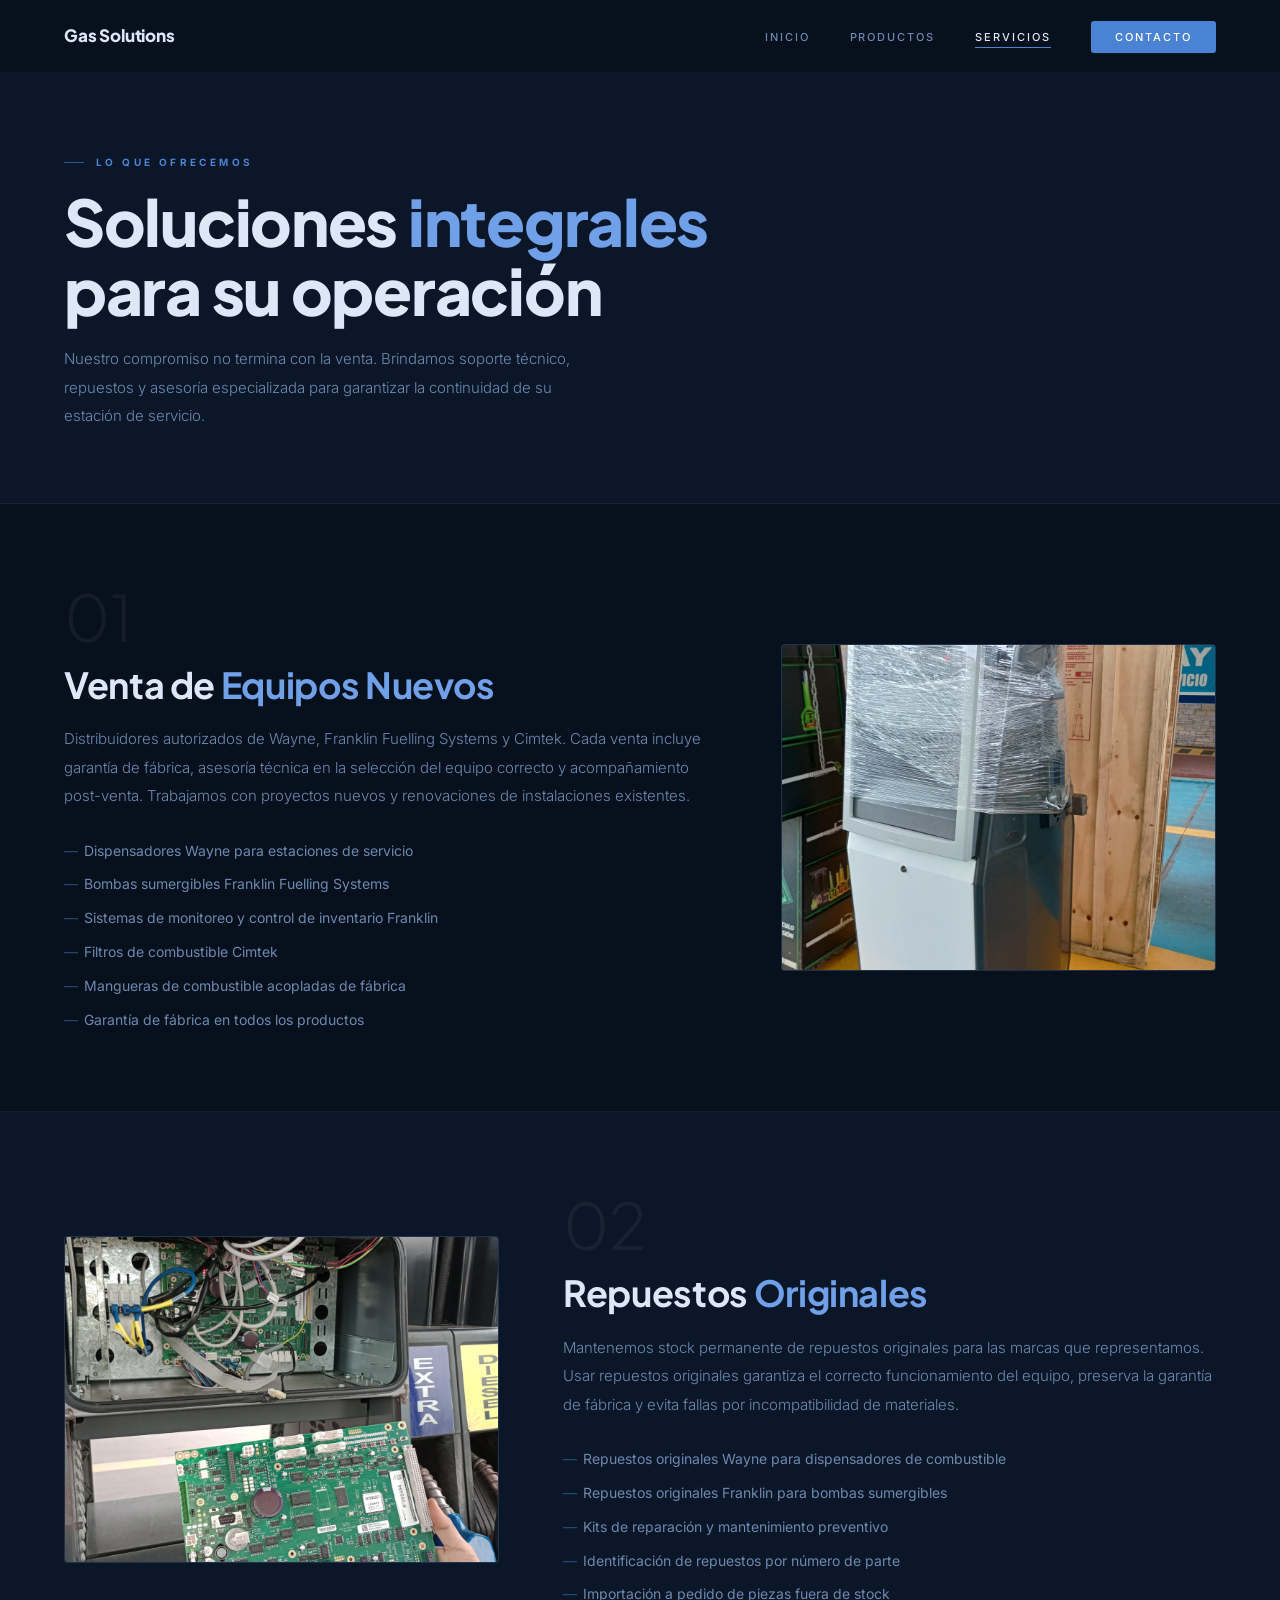
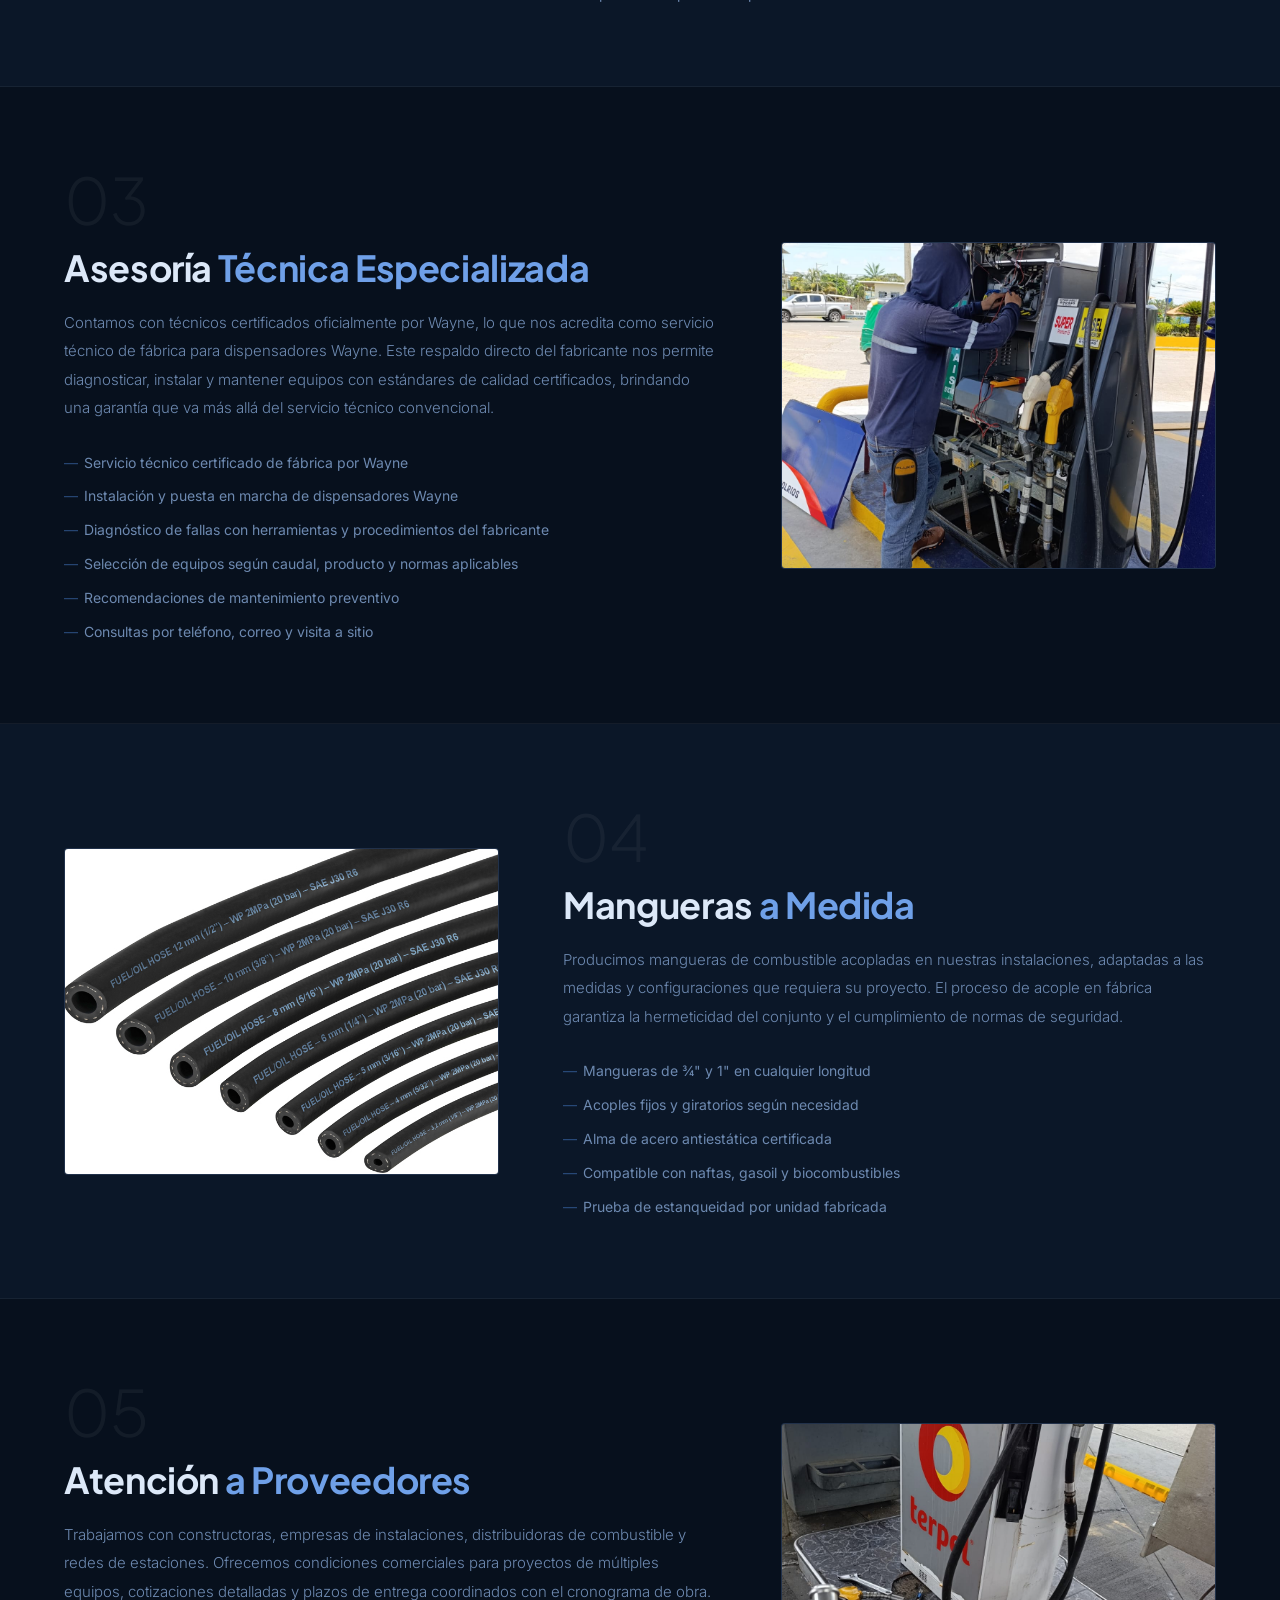
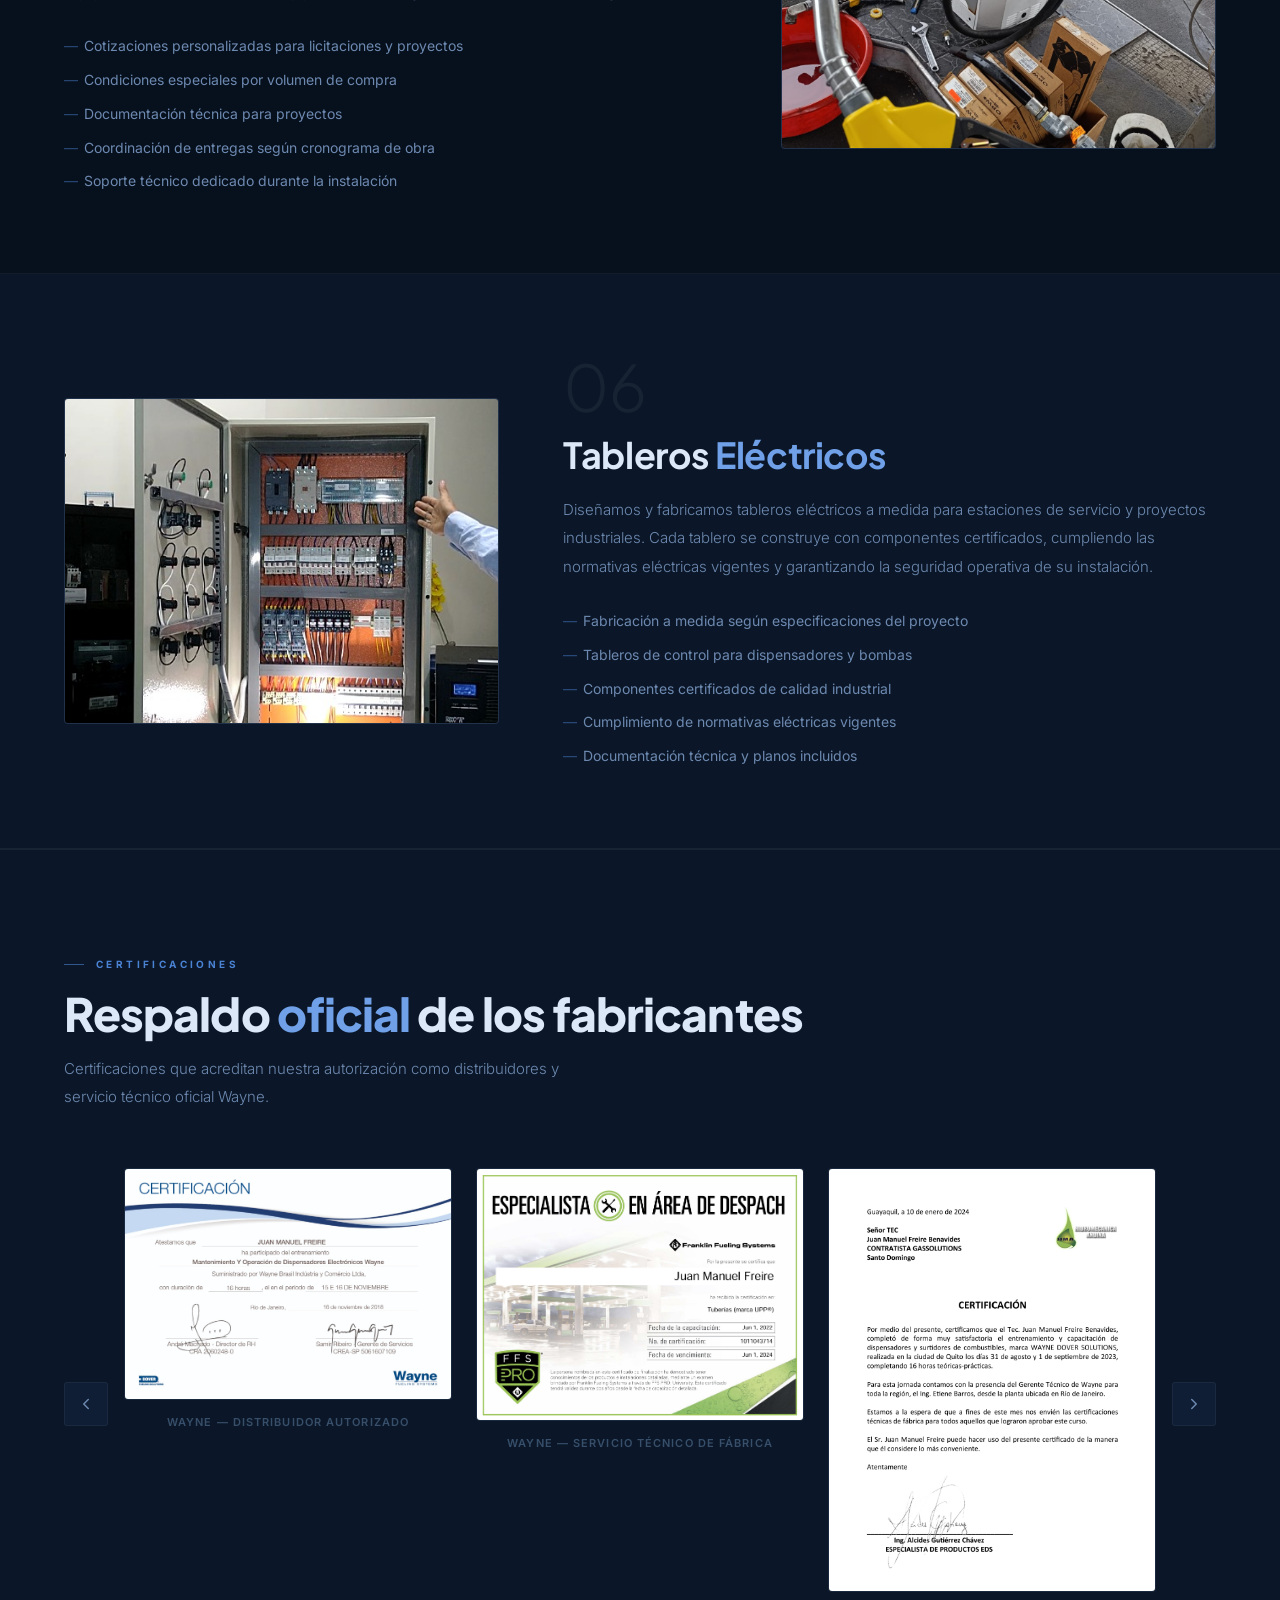
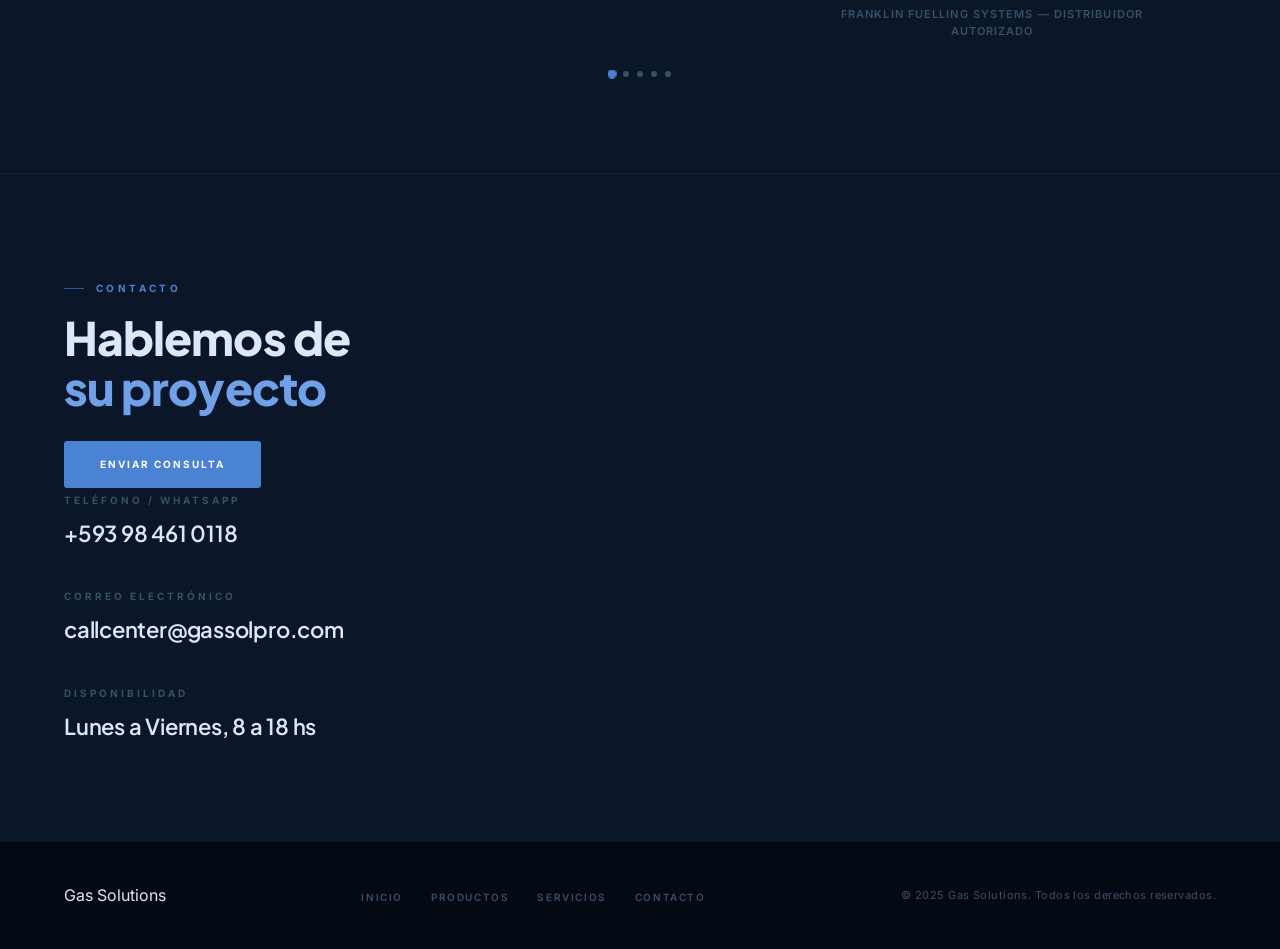
<file: servicios.html>
<!DOCTYPE html>
<html lang="es">
<head>
  <meta charset="UTF-8" />
  <meta name="viewport" content="width=device-width, initial-scale=1.0" />
  <title>Servicios — Gas Solutions</title>
  <meta name="description" content="Servicios técnicos especializados: venta de equipos, repuestos originales, asesoría técnica y fabricación de mangueras a medida." />
  <link rel="preconnect" href="https://fonts.googleapis.com">
  <link rel="preconnect" href="https://fonts.gstatic.com" crossorigin>
  <link href="https://fonts.googleapis.com/css2?family=Plus+Jakarta+Sans:wght@300;400;500;600;700;800&family=Inter:wght@300;400;500;600&display=swap" rel="stylesheet">
  <link rel="stylesheet" href="css/style.css" />
</head>
<body>

  <!-- NAVEGACIÓN -->
  <nav id="navbar">
    <a href="index.html" class="nav-wordmark">Gas Solutions</a>
    <ul class="nav-links" id="nav-links">
      <li><a href="index.html">Inicio</a></li>
      <li><a href="productos.html">Productos</a></li>
      <li><a href="servicios.html" class="active">Servicios</a></li>
      <li><a href="index.html#contacto" class="nav-cta">Contacto</a></li>
    </ul>
    <button class="nav-hamburger" id="nav-hamburger" aria-label="Abrir menú">
      <span></span><span></span><span></span>
    </button>
  </nav>

  <!-- PAGE HERO -->
  <div class="page-hero">
    <p class="section-label anim-fadeup delay-1">Lo que ofrecemos</p>
    <h1 class="section-title anim-fadeup delay-2" style="font-size: clamp(40px, 5vw, 68px); max-width: 680px;">
      Soluciones <em>integrales</em> para su operación
    </h1>
    <p class="section-intro anim-fadeup delay-3" style="margin-top: 20px;">
      Nuestro compromiso no termina con la venta. Brindamos soporte técnico, repuestos y asesoría especializada para garantizar la continuidad de su estación de servicio.
    </p>
  </div>

  <!-- SERVICIOS DETALLE -->
  <div>

    <div class="service-block">
      <div class="service-block-body">
        <div class="service-block-num reveal">01</div>
        <div class="service-block-content reveal reveal-delay-1">
          <h2 class="service-block-title">Venta de <em>Equipos Nuevos</em></h2>
          <p class="service-block-desc">
            Distribuidores autorizados de Wayne, Franklin Fuelling Systems y Cimtek. Cada venta incluye garantía de fábrica, asesoría técnica en la selección del equipo correcto y acompañamiento post-venta. Trabajamos con proyectos nuevos y renovaciones de instalaciones existentes.
          </p>
          <ul class="service-features">
            <li>Dispensadores Wayne para estaciones de servicio</li>
            <li>Bombas sumergibles Franklin Fuelling Systems</li>
            <li>Sistemas de monitoreo y control de inventario Franklin</li>
            <li>Filtros de combustible Cimtek</li>
            <li>Mangueras de combustible acopladas de fábrica</li>
            <li>Garantía de fábrica en todos los productos</li>
          </ul>
        </div>
      </div>
      <div class="service-block-photo reveal reveal-delay-2">
        <img src="images/servicios/ventaequipos1.jpeg" alt="Venta de Equipos" onerror="this.style.display='none'">
        <div class="service-block-photo-placeholder">
          <svg width="40" height="40" viewBox="0 0 24 24" fill="none" stroke="currentColor" stroke-width="1.2"><rect x="3" y="3" width="18" height="18" rx="2"/><circle cx="8.5" cy="8.5" r="1.5"/><path d="M21 15l-5-5L5 21"/></svg>
          <span>Agregar foto</span>
        </div>
      </div>
    </div>

    <div class="service-block">
      <div class="service-block-body">
        <div class="service-block-num reveal">02</div>
        <div class="service-block-content reveal reveal-delay-1">
          <h2 class="service-block-title">Repuestos <em>Originales</em></h2>
          <p class="service-block-desc">
            Mantenemos stock permanente de repuestos originales para las marcas que representamos. Usar repuestos originales garantiza el correcto funcionamiento del equipo, preserva la garantía de fábrica y evita fallas por incompatibilidad de materiales.
          </p>
          <ul class="service-features">
            <li>Repuestos originales Wayne para dispensadores de combustible</li>
            <li>Repuestos originales Franklin para bombas sumergibles</li>
            <li>Kits de reparación y mantenimiento preventivo</li>
            <li>Identificación de repuestos por número de parte</li>
            <li>Importación a pedido de piezas fuera de stock</li>
          </ul>
        </div>
      </div>
      <div class="service-block-photo reveal reveal-delay-2">
        <img src="images/servicios/repuesto2.jpeg" alt="Repuestos Originales" onerror="this.style.display='none'">
        <div class="service-block-photo-placeholder">
          <svg width="40" height="40" viewBox="0 0 24 24" fill="none" stroke="currentColor" stroke-width="1.2"><rect x="3" y="3" width="18" height="18" rx="2"/><circle cx="8.5" cy="8.5" r="1.5"/><path d="M21 15l-5-5L5 21"/></svg>
          <span>Agregar foto</span>
        </div>
      </div>
    </div>

    <div class="service-block">
      <div class="service-block-body">
        <div class="service-block-num reveal">03</div>
        <div class="service-block-content reveal reveal-delay-1">
          <h2 class="service-block-title">Asesoría <em>Técnica Especializada</em></h2>
          <p class="service-block-desc">
            Contamos con técnicos certificados oficialmente por Wayne, lo que nos acredita como servicio técnico de fábrica para dispensadores Wayne. Este respaldo directo del fabricante nos permite diagnosticar, instalar y mantener equipos con estándares de calidad certificados, brindando una garantía que va más allá del servicio técnico convencional.
          </p>
          <ul class="service-features">
            <li>Servicio técnico certificado de fábrica por Wayne</li>
            <li>Instalación y puesta en marcha de dispensadores Wayne</li>
            <li>Diagnóstico de fallas con herramientas y procedimientos del fabricante</li>
            <li>Selección de equipos según caudal, producto y normas aplicables</li>
            <li>Recomendaciones de mantenimiento preventivo</li>
            <li>Consultas por teléfono, correo y visita a sitio</li>
          </ul>
        </div>
      </div>
      <div class="service-block-photo reveal reveal-delay-2">
        <img src="images/foto5.jpeg" alt="Asesoría Técnica" onerror="this.style.display='none'">
        <div class="service-block-photo-placeholder">
          <svg width="40" height="40" viewBox="0 0 24 24" fill="none" stroke="currentColor" stroke-width="1.2"><rect x="3" y="3" width="18" height="18" rx="2"/><circle cx="8.5" cy="8.5" r="1.5"/><path d="M21 15l-5-5L5 21"/></svg>
          <span>Agregar foto</span>
        </div>
      </div>
    </div>

    <div class="service-block">
      <div class="service-block-body">
        <div class="service-block-num reveal">04</div>
        <div class="service-block-content reveal reveal-delay-1">
          <h2 class="service-block-title">Mangueras <em>a Medida</em></h2>
          <p class="service-block-desc">
            Producimos mangueras de combustible acopladas en nuestras instalaciones, adaptadas a las medidas y configuraciones que requiera su proyecto. El proceso de acople en fábrica garantiza la hermeticidad del conjunto y el cumplimiento de normas de seguridad.
          </p>
          <ul class="service-features">
            <li>Mangueras de ¾" y 1" en cualquier longitud</li>
            <li>Acoples fijos y giratorios según necesidad</li>
            <li>Alma de acero antiestática certificada</li>
            <li>Compatible con naftas, gasoil y biocombustibles</li>
            <li>Prueba de estanqueidad por unidad fabricada</li>
          </ul>
        </div>
      </div>
      <div class="service-block-photo reveal reveal-delay-2">
        <img src="images/servicios/manguerasamedida.jpg" alt="Mangueras a Medida" onerror="this.style.display='none'">
        <div class="service-block-photo-placeholder">
          <svg width="40" height="40" viewBox="0 0 24 24" fill="none" stroke="currentColor" stroke-width="1.2"><rect x="3" y="3" width="18" height="18" rx="2"/><circle cx="8.5" cy="8.5" r="1.5"/><path d="M21 15l-5-5L5 21"/></svg>
          <span>Agregar foto</span>
        </div>
      </div>
    </div>

    <div class="service-block">
      <div class="service-block-body">
        <div class="service-block-num reveal">05</div>
        <div class="service-block-content reveal reveal-delay-1">
          <h2 class="service-block-title">Atención <em>a Proveedores</em></h2>
          <p class="service-block-desc">
            Trabajamos con constructoras, empresas de instalaciones, distribuidoras de combustible y redes de estaciones. Ofrecemos condiciones comerciales para proyectos de múltiples equipos, cotizaciones detalladas y plazos de entrega coordinados con el cronograma de obra.
          </p>
          <ul class="service-features">
            <li>Cotizaciones personalizadas para licitaciones y proyectos</li>
            <li>Condiciones especiales por volumen de compra</li>
            <li>Documentación técnica para proyectos</li>
            <li>Coordinación de entregas según cronograma de obra</li>
            <li>Soporte técnico dedicado durante la instalación</li>
          </ul>
        </div>
      </div>
      <div class="service-block-photo reveal reveal-delay-2">
        <img src="images/foto1.jpeg" alt="Atención a Proveedores" onerror="this.style.display='none'">
        <div class="service-block-photo-placeholder">
          <svg width="40" height="40" viewBox="0 0 24 24" fill="none" stroke="currentColor" stroke-width="1.2"><rect x="3" y="3" width="18" height="18" rx="2"/><circle cx="8.5" cy="8.5" r="1.5"/><path d="M21 15l-5-5L5 21"/></svg>
          <span>Agregar foto</span>
        </div>
      </div>
    </div>

    <div class="service-block">
      <div class="service-block-body">
        <div class="service-block-num reveal">06</div>
        <div class="service-block-content reveal reveal-delay-1">
          <h2 class="service-block-title">Tableros <em>Eléctricos</em></h2>
          <p class="service-block-desc">
            Diseñamos y fabricamos tableros eléctricos a medida para estaciones de servicio y proyectos industriales. Cada tablero se construye con componentes certificados, cumpliendo las normativas eléctricas vigentes y garantizando la seguridad operativa de su instalación.
          </p>
          <ul class="service-features">
            <li>Fabricación a medida según especificaciones del proyecto</li>
            <li>Tableros de control para dispensadores y bombas</li>
            <li>Componentes certificados de calidad industrial</li>
            <li>Cumplimiento de normativas eléctricas vigentes</li>
            <li>Documentación técnica y planos incluidos</li>
          </ul>
        </div>
      </div>
      <div class="service-block-photo reveal reveal-delay-2">
        <img src="images/servicios/tableroselectricos.jpeg" alt="Tableros Eléctricos" onerror="this.style.display='none'">
        <div class="service-block-photo-placeholder">
          <svg width="40" height="40" viewBox="0 0 24 24" fill="none" stroke="currentColor" stroke-width="1.2"><rect x="3" y="3" width="18" height="18" rx="2"/><circle cx="8.5" cy="8.5" r="1.5"/><path d="M21 15l-5-5L5 21"/></svg>
          <span>Agregar foto</span>
        </div>
      </div>
    </div>

  </div>

  <!-- CERTIFICACIONES -->
  <section class="certs-section">
    <div class="section-header">
      <span class="section-label reveal">Certificaciones</span>
      <h2 class="section-title reveal reveal-delay-1">Respaldo <span class="hl">oficial</span> de los fabricantes</h2>
      <p class="section-intro reveal reveal-delay-2">Certificaciones que acreditan nuestra autorización como distribuidores y servicio técnico oficial Wayne.</p>
    </div>

    <div class="certs-carousel reveal reveal-delay-3">
      <button class="cert-arrow" id="certPrev" aria-label="Anterior">
        <svg width="18" height="18" viewBox="0 0 24 24" fill="none" stroke="currentColor" stroke-width="2" stroke-linecap="round" stroke-linejoin="round"><polyline points="15 18 9 12 15 6"/></svg>
      </button>

      <div class="certs-viewport" id="certsViewport">
        <div class="certs-track" id="certsTrack">

          <div class="cert-slide">
            <div class="cert-img-wrap">
              <img src="images/certificaciones/Certificado Wayne.jpeg" alt="Certificado Wayne Distribuidor" onerror="this.closest('.cert-img-wrap').classList.add('no-img')">
              <div class="cert-placeholder">
                <svg width="32" height="32" viewBox="0 0 24 24" fill="none" stroke="currentColor" stroke-width="1.2"><rect x="3" y="3" width="18" height="18" rx="2"/><circle cx="8.5" cy="8.5" r="1.5"/><path d="M21 15l-5-5L5 21"/></svg>
                <span>Agregar certificado</span>
              </div>
            </div>
            <p class="cert-caption">Wayne — Distribuidor Autorizado</p>
          </div>

          <div class="cert-slide">
            <div class="cert-img-wrap">
              <img src="images/certificaciones/Certification FFS - Tubería de combustible.png" alt="Certificado Técnico Wayne" onerror="this.closest('.cert-img-wrap').classList.add('no-img')">
              <div class="cert-placeholder">
                <svg width="32" height="32" viewBox="0 0 24 24" fill="none" stroke="currentColor" stroke-width="1.2"><rect x="3" y="3" width="18" height="18" rx="2"/><circle cx="8.5" cy="8.5" r="1.5"/><path d="M21 15l-5-5L5 21"/></svg>
                <span>Agregar certificado</span>
              </div>
            </div>
            <p class="cert-caption">Wayne — Servicio Técnico de Fábrica</p>
          </div>

          <div class="cert-slide">
            <div class="cert-img-wrap">
              <img src="images/certificaciones/CERTIFICADO CAPACITACIÓN WAYNE 2023.png" alt="Certificado Franklin" onerror="this.closest('.cert-img-wrap').classList.add('no-img')">
              <div class="cert-placeholder">
                <svg width="32" height="32" viewBox="0 0 24 24" fill="none" stroke="currentColor" stroke-width="1.2"><rect x="3" y="3" width="18" height="18" rx="2"/><circle cx="8.5" cy="8.5" r="1.5"/><path d="M21 15l-5-5L5 21"/></svg>
                <span>Agregar certificado</span>
              </div>
            </div>
            <p class="cert-caption">Franklin Fuelling Systems — Distribuidor Autorizado</p>
          </div>

          <div class="cert-slide">
            <div class="cert-img-wrap">
              <img src="images/certificaciones/Certification FFS - Bombas sumergibles de combustible.png" alt="Certificado Cimtek" onerror="this.closest('.cert-img-wrap').classList.add('no-img')">
              <div class="cert-placeholder">
                <svg width="32" height="32" viewBox="0 0 24 24" fill="none" stroke="currentColor" stroke-width="1.2"><rect x="3" y="3" width="18" height="18" rx="2"/><circle cx="8.5" cy="8.5" r="1.5"/><path d="M21 15l-5-5L5 21"/></svg>
                <span>Agregar certificado</span>
              </div>
            </div>
            <p class="cert-caption">Cimtek — Distribuidor Oficial</p>
          </div>

          <div class="cert-slide">
            <div class="cert-img-wrap">
              <img src="images/certificaciones/Certification FFS - Sistemas de control de combustible.png" alt="Certificado adicional" onerror="this.closest('.cert-img-wrap').classList.add('no-img')">
              <div class="cert-placeholder">
                <svg width="32" height="32" viewBox="0 0 24 24" fill="none" stroke="currentColor" stroke-width="1.2"><rect x="3" y="3" width="18" height="18" rx="2"/><circle cx="8.5" cy="8.5" r="1.5"/><path d="M21 15l-5-5L5 21"/></svg>
                <span>Agregar certificado</span>
              </div>
            </div>
            <p class="cert-caption">Certificado adicional</p>
          </div>

        </div>
      </div>

      <button class="cert-arrow" id="certNext" aria-label="Siguiente">
        <svg width="18" height="18" viewBox="0 0 24 24" fill="none" stroke="currentColor" stroke-width="2" stroke-linecap="round" stroke-linejoin="round"><polyline points="9 18 15 12 9 6"/></svg>
      </button>
    </div>

    <div class="certs-dots" id="certsDots"></div>
  </section>

  <!-- CONTACTO -->
  <div class="cta-section" id="contacto">
    <div>
      <p class="section-label reveal">Contacto</p>
      <h2 class="section-title reveal reveal-delay-1">Hablemos de<br><em>su proyecto</em></h2>
      <a href="mailto:info@gassolutions.com" class="btn-primary reveal reveal-delay-2" style="margin-top: 12px;">Enviar consulta</a>
    </div>
    <div class="contact-details">
      <div class="contact-item reveal reveal-delay-1">
        <p class="contact-label">Teléfono / WhatsApp</p>
        <p class="contact-value"><a href="tel:+1234567890">+593 98 461 0118</a></p>
      </div>
      <div class="contact-item reveal reveal-delay-2">
        <p class="contact-label">Correo Electrónico</p>
        <p class="contact-value"><a href="mailto:info@gassolutions.com">callcenter@gassolpro.com</a></p>
      </div>
      <div class="contact-item reveal reveal-delay-3">
        <p class="contact-label">Disponibilidad</p>
        <p class="contact-value">Lunes a Viernes, 8 a 18 hs</p>
      </div>
    </div>
  </div>

  <!-- FOOTER -->
  <footer>
    <div class="footer-logo">Gas Solutions</div>
    <ul class="footer-nav">
      <li><a href="index.html">Inicio</a></li>
      <li><a href="productos.html">Productos</a></li>
      <li><a href="servicios.html">Servicios</a></li>
      <li><a href="index.html#contacto">Contacto</a></li>
    </ul>
    <p class="footer-copy">&copy; 2025 Gas Solutions. Todos los derechos reservados.</p>
  </footer>

  <script>
    const navbar = document.getElementById('navbar');
    window.addEventListener('scroll', () => {
      navbar.classList.toggle('scrolled', window.scrollY > 20);
    });

    const hamburger = document.getElementById('nav-hamburger');
    const navLinks  = document.getElementById('nav-links');
    hamburger.addEventListener('click', () => {
      hamburger.classList.toggle('active');
      navLinks.classList.toggle('open');
    });
    navLinks.querySelectorAll('a').forEach(link => {
      link.addEventListener('click', () => {
        hamburger.classList.remove('active');
        navLinks.classList.remove('open');
      });
    });
    document.addEventListener('click', e => {
      if (!navbar.contains(e.target)) {
        hamburger.classList.remove('active');
        navLinks.classList.remove('open');
      }
    });

    const reveals = document.querySelectorAll('.reveal');
    const observer = new IntersectionObserver((entries) => {
      entries.forEach(entry => {
        if (entry.isIntersecting) {
          entry.target.classList.add('visible');
          observer.unobserve(entry.target);
        }
      });
    }, { threshold: 0.12 });
    reveals.forEach(el => observer.observe(el));
  </script>

  <!-- CARRUSEL CERTIFICACIONES -->
  <script>
    (function() {
      var track    = document.getElementById('certsTrack');
      var viewport = document.getElementById('certsViewport');
      var prevBtn  = document.getElementById('certPrev');
      var nextBtn  = document.getElementById('certNext');
      var dotsWrap = document.getElementById('certsDots');
      var slides   = Array.from(track.querySelectorAll('.cert-slide'));
      var total    = slides.length;
      var GAP      = 24;
      var current  = 0;
      var timer;

      function getVisible() {
        return window.innerWidth >= 1024 ? 3 : window.innerWidth >= 640 ? 2 : 1;
      }

      function slideW() {
        var vis = getVisible();
        return (viewport.offsetWidth - GAP * (vis - 1)) / vis;
      }

      function setSizes() {
        var w = slideW();
        slides.forEach(function(s) { s.style.width = w + 'px'; });
      }

      function goTo(idx) {
        var vis    = getVisible();
        var maxIdx = Math.max(0, total - vis);
        current    = Math.max(0, Math.min(idx, maxIdx));
        track.style.transform = 'translateX(-' + (current * (slideW() + GAP)) + 'px)';
        dotsWrap.querySelectorAll('.cert-dot').forEach(function(d, i) {
          d.classList.toggle('active', i === current);
        });
      }

      function next() {
        var vis = getVisible();
        goTo(current >= total - vis ? 0 : current + 1);
      }
      function prev() {
        var vis = getVisible();
        goTo(current <= 0 ? total - vis : current - 1);
      }

      function buildDots() {
        slides.forEach(function(_, i) {
          var d = document.createElement('span');
          d.className = 'cert-dot' + (i === 0 ? ' active' : '');
          d.addEventListener('click', function() { resetTimer(); goTo(i); });
          dotsWrap.appendChild(d);
        });
      }

      prevBtn.addEventListener('click', function() { resetTimer(); prev(); });
      nextBtn.addEventListener('click', function() { resetTimer(); next(); });

      viewport.addEventListener('mouseenter', function() { clearInterval(timer); });
      viewport.addEventListener('mouseleave', startTimer);

      var touchStartX = 0;
      viewport.addEventListener('touchstart', function(e) {
        touchStartX = e.touches[0].clientX;
      }, { passive: true });
      viewport.addEventListener('touchend', function(e) {
        var dx = e.changedTouches[0].clientX - touchStartX;
        if (Math.abs(dx) > 40) { resetTimer(); dx < 0 ? next() : prev(); }
      });

      window.addEventListener('resize', function() { setSizes(); goTo(current); });

      function startTimer() { timer = setInterval(next, 4500); }
      function resetTimer() { clearInterval(timer); startTimer(); }

      buildDots();
      setSizes();
      goTo(0);
      startTimer();
    })();
  </script>

</body>
</html>
</file>
<file: css/style.css>
@import url('https://fonts.googleapis.com/css2?family=Plus+Jakarta+Sans:wght@300;400;500;600;700;800&family=Inter:wght@300;400;500;600&display=swap');

*, *::before, *::after { box-sizing: border-box; margin: 0; padding: 0; }

:root {
  --bg:           #07101d;
  --bg-surface:   #0b1728;
  --bg-card:      #0f1e34;
  --bg-hover:     #152640;

  --accent:       #4a82d4;
  --accent-light: #6fa0e8;
  --accent-dim:   rgba(74,130,212,0.16);

  --text:         #dce8f8;
  --text-muted:   #6d89b0;
  --text-subtle:  #374f6a;

  --border:       rgba(74,130,212,0.16);
  --border-faint: rgba(255,255,255,0.05);

  /* aliases para páginas internas */
  --blue:           #4a82d4;
  --blue-light:     #6fa0e8;
  --blue-pale:      rgba(74,130,212,0.16);
  --blue-ultra-pale: #0b1728;
  --gray:           #6d89b0;
  --gray-light:     #374f6a;
  --gray-ultra-light: #0f1e34;
  --black:          #07101d;
  --white:          #dce8f8;

  --font-display: 'Plus Jakarta Sans', sans-serif;
  --font-body:    'Inter', sans-serif;
  --nav-height:   72px;
}

html { scroll-behavior: smooth; }

body {
  background: var(--bg);
  color: var(--text);
  font-family: var(--font-body);
  font-size: 16px;
  line-height: 1.7;
  -webkit-font-smoothing: antialiased;
}

/* ─── HIGHLIGHT (reemplaza em italic) ───────────────────── */
.hl {
  color: var(--accent-light);
  font-style: normal;
  font-weight: inherit;
}

em {
  font-style: normal;
  color: var(--accent-light);
}

/* ─── ANIMACIONES ─────────────────────────────────────────── */
@keyframes fadeUp  { from { opacity:0; transform:translateY(44px); } to { opacity:1; transform:translateY(0); } }
@keyframes fadeIn  { from { opacity:0; }                              to { opacity:1; } }
@keyframes scrollDrop {
  0%   { opacity:0; transform:translateY(-100%); }
  25%  { opacity:1; }
  100% { opacity:0; transform:translateY(100%); }
}
@keyframes pulseGlow {
  0%,100% { opacity:.5; transform:translate(-50%,-50%) scale(1); }
  50%     { opacity:.9; transform:translate(-50%,-50%) scale(1.1); }
}
@keyframes navSlideDown {
  from { opacity:0; transform:translateY(-8px); }
  to   { opacity:1; transform:translateY(0); }
}

.anim-fadeup { opacity:0; animation:fadeUp  .9s cubic-bezier(.16,1,.3,1) forwards; }
.anim-fadein { opacity:0; animation:fadeIn  1.1s ease forwards; }

.delay-1 { animation-delay:.15s; }
.delay-2 { animation-delay:.35s; }
.delay-3 { animation-delay:.55s; }
.delay-4 { animation-delay:.75s; }
.delay-5 { animation-delay:.95s; }

.reveal {
  opacity:0; transform:translateY(40px);
  transition: opacity .85s cubic-bezier(.16,1,.3,1), transform .85s cubic-bezier(.16,1,.3,1);
}
.reveal.visible      { opacity:1; transform:translateY(0); }
.reveal-delay-1      { transition-delay:.12s; }
.reveal-delay-2      { transition-delay:.24s; }
.reveal-delay-3      { transition-delay:.36s; }
.reveal-delay-4      { transition-delay:.48s; }

/* ─── NAVEGACIÓN ─────────────────────────────────────────── */
nav {
  position:fixed; top:0; left:0; right:0; z-index:100;
  height:var(--nav-height);
  display:flex; align-items:center; justify-content:space-between;
  padding:0 64px;
  background:rgba(7,16,29,.82);
  backdrop-filter:blur(24px); -webkit-backdrop-filter:blur(24px);
  border-bottom:1px solid transparent;
  transition:border-color .4s, box-shadow .4s;
}
nav.scrolled { border-color:var(--border-faint); box-shadow:0 2px 48px rgba(0,0,0,.5); }

.nav-wordmark {
  font-family:var(--font-display);
  font-size:17px; font-weight:800;
  color:var(--text); text-decoration:none;
  letter-spacing:-.01em; white-space:nowrap;
}

/* Hamburger button */
.nav-hamburger {
  display:none;
  flex-direction:column;
  justify-content:center;
  align-items:center;
  gap:5px;
  background:none; border:none;
  cursor:pointer; padding:8px;
  z-index:101;
  -webkit-tap-highlight-color:transparent;
}
.nav-hamburger span {
  display:block; width:22px; height:2px;
  background:var(--text); border-radius:2px;
  transition:transform .3s ease, opacity .3s ease;
}
.nav-hamburger.active span:nth-child(1) { transform:translateY(7px) rotate(45deg); }
.nav-hamburger.active span:nth-child(2) { opacity:0; transform:scaleX(0); }
.nav-hamburger.active span:nth-child(3) { transform:translateY(-7px) rotate(-45deg); }

.nav-links { display:flex; align-items:center; gap:40px; list-style:none; }
.nav-links a {
  text-decoration:none; font-size:11px; font-weight:500;
  letter-spacing:.18em; text-transform:uppercase;
  color:var(--text-muted); transition:color .2s;
  position:relative; padding-bottom:4px;
}
.nav-links a::after {
  content:''; position:absolute; bottom:0; left:0; right:0;
  height:1px; background:var(--accent);
  transform:scaleX(0); transition:transform .3s ease;
}
.nav-links a:hover,
.nav-links a.active { color:var(--text); }
.nav-links a:hover::after,
.nav-links a.active::after { transform:scaleX(1); }

.nav-cta {
  background:var(--accent) !important; color:#fff !important;
  padding:9px 24px !important; border-radius:3px !important;
}
.nav-cta::after { display:none !important; }
.nav-cta:hover  { background:var(--accent-light) !important; }

/* ─── HERO ───────────────────────────────────────────────── */
.hero {
  min-height:100vh;
  display:grid;
  grid-template-columns:1fr 1fr;
  align-items:stretch;
  padding-top:var(--nav-height);
  background:var(--bg);
  position:relative;
  overflow:hidden;
}

.hero-glow {
  position:absolute; top:50%; left:25%;
  width:700px; height:700px;
  background:radial-gradient(ellipse at center, rgba(74,130,212,.11) 0%, transparent 65%);
  transform:translate(-50%,-50%);
  pointer-events:none;
  animation:pulseGlow 9s ease-in-out infinite;
}

/* Columna izquierda: logo + texto + botones */
.hero-left {
  display:flex; flex-direction:column; justify-content:center;
  padding:72px 64px;
  border-right:1px solid var(--border-faint);
  position:relative; z-index:1;
}

.hero-brand {
  display: flex;
  width: 100%;
}

.hero-brand img {
  height: clamp(120px, 14vw, 200px);
  width: auto;
  filter: drop-shadow(0 0 28px rgba(74,130,212,.25));
}

/* Columna derecha: foto */
.hero-photo {
  position:relative; overflow:hidden;
  background:var(--bg-hover);
  min-height:calc(100vh - var(--nav-height));
}
.hero-photo-img {
  position:absolute; inset:0;
  width:100%; height:100%; object-fit:cover; z-index:1;
}
.hero-photo-placeholder {
  position:absolute; inset:0;
  display:flex; flex-direction:column;
  align-items:center; justify-content:center;
  gap:14px; z-index:0; color:var(--text-subtle);
  border-left:1px solid var(--border-faint);
}
.hero-photo-placeholder svg { opacity:.25; }
.hero-photo-placeholder span {
  font-size:10px; font-weight:600;
  letter-spacing:.22em; text-transform:uppercase; opacity:.4;
}

.hero-eyebrow {
  display:inline-flex; align-items:center; gap:12px;
  font-size:10px; font-weight:600;
  letter-spacing:.34em; text-transform:uppercase;
  color:var(--text-subtle); margin-bottom:20px;
}
.hero-eyebrow::before {
  content:''; display:block;
  width:20px; height:1px; background:var(--text-subtle);
}

.hero-heading {
  font-family:var(--font-display);
  font-size:clamp(38px, 4.2vw, 68px);
  font-weight:800; line-height:1.06;
  color:var(--text); margin-bottom:20px;
  letter-spacing:-.02em;
}

.hero-sub {
  font-size:15px; color:var(--text-muted);
  line-height:1.9; margin-bottom:40px;
  max-width:420px; font-weight:300;
}

.hero-actions { display:flex; gap:16px; align-items:center; flex-wrap:wrap; }

/* Indicador de scroll */
.hero-scroll {
  position:absolute; bottom:36px; left:25%;
  transform:translateX(-50%);
  width:1px; height:56px; overflow:hidden;
}
.hero-scroll::after {
  content:''; display:block; width:1px; height:100%;
  background:linear-gradient(to bottom, var(--accent), transparent);
  animation:scrollDrop 2.6s cubic-bezier(.4,0,.6,1) infinite;
}

/* ─── BOTONES ─────────────────────────────────────────────── */
.btn-primary {
  display:inline-flex; align-items:center; gap:8px;
  background:var(--accent); color:#fff; text-decoration:none;
  font-size:10px; font-weight:700; letter-spacing:.2em; text-transform:uppercase;
  padding:15px 36px; border-radius:3px;
  transition:background .25s, transform .25s, box-shadow .25s;
}
.btn-primary:hover { background:var(--accent-light); transform:translateY(-2px); box-shadow:0 8px 32px rgba(74,130,212,.35); }

.btn-ghost {
  display:inline-flex; align-items:center; gap:8px;
  color:var(--text-muted); text-decoration:none;
  font-size:10px; font-weight:500; letter-spacing:.2em; text-transform:uppercase;
  padding:15px 0; border-bottom:1px solid var(--border);
  transition:color .25s, border-color .25s;
}
.btn-ghost:hover { color:var(--text); border-color:var(--accent); }

.btn-outline {
  display:inline-flex; align-items:center; gap:8px;
  color:var(--accent); text-decoration:none;
  font-size:10px; font-weight:700; letter-spacing:.2em; text-transform:uppercase;
  padding:13px 34px; border:1px solid var(--border); border-radius:3px;
  transition:background .25s, border-color .25s, color .25s;
}
.btn-outline:hover { background:var(--accent-dim); border-color:var(--accent); color:var(--text); }

/* ─── UTILIDADES ─────────────────────────────────────────── */
section { padding:96px 64px; }

.section-label,
.label {
  display:inline-flex; align-items:center; gap:12px;
  font-size:10px; font-weight:700; letter-spacing:.34em; text-transform:uppercase;
  color:var(--accent); margin-bottom:16px;
}
.section-label::before,
.label::before {
  content:''; display:block; width:20px; height:1px;
  background:var(--accent); opacity:.6;
}

.section-title {
  font-family:var(--font-display);
  font-size:clamp(32px, 3.6vw, 58px);
  font-weight:800; line-height:1.08;
  color:var(--text); margin-bottom:16px;
  letter-spacing:-.02em;
}

.section-intro {
  font-size:15px; color:var(--text-muted);
  max-width:520px; line-height:1.9; font-weight:300;
}

.section-cta {
  display:flex; gap:20px; align-items:center;
  justify-content:center; margin-top:56px; flex-wrap:wrap;
}
.ps-cta {
  display:flex; gap:20px; align-items:center;
  margin-top:56px; flex-wrap:wrap;
}

/* ─── ABOUT (mapa + marcas) ──────────────────────────────── */
.about-section {
  display:grid; grid-template-columns:1fr 1fr;
  gap:72px; align-items:start;
  padding:96px 64px;
  background:var(--bg-surface);
  border-top:1px solid var(--border-faint);
}

.about-map { display:flex; align-items:flex-start; }

.about-content { display:flex; flex-direction:column; }

/* Pills de experiencia */
.exp-row {
  display:flex; flex-direction:column; gap:10px;
  margin-top:28px; margin-bottom:36px;
}
.exp-item {
  display:flex; align-items:center; gap:10px;
  font-size:13px; color:var(--text-muted); font-weight:400;
}
.exp-dot {
  display:block; width:6px; height:6px; border-radius:50%;
  background:var(--accent); flex-shrink:0; opacity:.8;
}

/* Showcase de marcas */
.brands-showcase { margin-top:4px; }
.brands-showcase-label {
  font-size:10px; font-weight:700; letter-spacing:.3em; text-transform:uppercase;
  color:var(--text-subtle); margin-bottom:14px;
}
.brands-showcase-grid {
  display:grid; grid-template-columns:repeat(3,1fr);
  gap:1px; background:var(--border-faint);
  border:1px solid var(--border-faint);
}
.brand-block {
  background:var(--bg-surface); padding:20px 18px;
  display:flex; flex-direction:column; gap:5px;
  transition:background .25s;
}
.brand-block:hover { background:var(--bg-card); }
.brand-name {
  font-family:var(--font-display);
  font-size:17px; font-weight:800; color:var(--text);
  letter-spacing:-.01em;
}
.brand-sub {
  font-size:11px; font-weight:500; letter-spacing:.1em;
  text-transform:uppercase; color:var(--text-subtle);
}

/* Map card */
.map-card {
  width:100%;
  background:var(--bg-card);
  border:1px solid var(--border-faint);
  border-radius:6px; overflow:hidden;
  box-shadow:0 12px 48px rgba(0,0,0,.45);
}
.map-label {
  display:flex; align-items:center; gap:8px;
  padding:13px 18px; font-size:13px; font-weight:600;
  color:var(--accent-light); letter-spacing:.04em;
  border-bottom:1px solid var(--border-faint);
  background:var(--bg-card);
}
.map-label svg { flex-shrink:0; color:var(--accent); }
#map { width:100%; height:360px; z-index:1; }
.map-footer {
  display:flex; justify-content:space-between; align-items:center;
  padding:11px 18px; border-top:1px solid var(--border-faint);
  background:var(--bg-card);
}
.map-footer span { font-size:12px; font-weight:600; color:var(--text-muted); }
.map-footer a { font-size:12px; font-weight:500; color:var(--accent); text-decoration:none; transition:opacity .2s; }
.map-footer a:hover { opacity:.7; }

/* Leaflet */
.leaflet-control-zoom a { color:var(--accent) !important; background:var(--bg-card) !important; border-color:var(--border-faint) !important; }
.leaflet-popup-content-wrapper { background:var(--bg-card) !important; border-radius:6px !important; box-shadow:0 4px 24px rgba(0,0,0,.6) !important; color:var(--text) !important; }
.leaflet-popup-tip { background:var(--bg-card) !important; }

/* ─── PRODUCTOS (sección propia, 3 columnas) ─────────────── */
.products-featured {
  padding:96px 64px;
  background:var(--bg-surface);
  border-top:1px solid var(--border-faint);
}

.products-3col {
  display:grid; grid-template-columns:repeat(2,1fr);
  gap:1px; background:var(--border-faint);
  border:1px solid var(--border-faint);
  margin-bottom:0;
}

/* ─── SERVICIOS (sección propia, 3 tarjetas 4:3) ─────────── */
.services-featured {
  padding:96px 64px;
  background:var(--bg);
  border-top:1px solid var(--border-faint);
}

.services-3col {
  display:grid; grid-template-columns:repeat(3,1fr);
  gap:24px; margin-bottom:0;
}

.svc-card {
  background:var(--bg-card);
  border:1px solid var(--border-faint);
  overflow:hidden;
  transition:border-color .3s;
}
.svc-card:hover { border-color:var(--border); }

/* Foto 4:3 */
.svc-photo {
  aspect-ratio:4/3;
  position:relative; overflow:hidden;
  background:var(--bg-hover);
}
.svc-photo img {
  width:100%; height:100%; object-fit:cover;
  position:absolute; inset:0;
  transition:transform .4s ease; z-index:1;
}
.svc-card:hover .svc-photo img { transform:scale(1.04); }

.svc-photo-placeholder {
  position:absolute; inset:0;
  display:flex; flex-direction:column;
  align-items:center; justify-content:center;
  gap:10px; z-index:0; color:var(--text-subtle);
}
.svc-photo-placeholder svg  { opacity:.25; }
.svc-photo-placeholder span {
  font-size:10px; font-weight:600;
  letter-spacing:.22em; text-transform:uppercase; opacity:.4;
}

.svc-body { padding:28px 28px 24px; }

.svc-tag {
  display:inline-block; margin-bottom:10px;
  font-size:10px; font-weight:700; letter-spacing:.28em;
  text-transform:uppercase; color:var(--accent);
  background:var(--accent-dim); padding:3px 9px; border-radius:2px;
}
.svc-title {
  font-family:var(--font-display);
  font-size:21px; font-weight:700;
  color:var(--text); margin-bottom:10px;
  line-height:1.2; letter-spacing:-.01em;
}
.svc-desc {
  font-size:13px; color:var(--text-muted);
  line-height:1.85; font-weight:300;
}

/* Alias / legado ────────────────────────────────────────── */
.ps-section { padding:96px 64px; background:var(--bg); border-top:1px solid var(--border-faint); }
.ps-header  { margin-bottom:64px; }
.ps-inner   { display:grid; grid-template-columns:1fr 1fr; gap:48px; align-items:start; }
.ps-products {
  display:flex; flex-direction:column;
  gap:1px; background:var(--border-faint);
  border:1px solid var(--border-faint);
}

.product-card {
  background:var(--bg); padding:36px 32px;
  transition:background .3s;
  position:relative; overflow:hidden;
}
.product-card::after {
  content:''; position:absolute; top:0; left:0; right:0;
  height:1px;
  background:linear-gradient(90deg,transparent,var(--accent),transparent);
  opacity:0; transition:opacity .4s;
}
.product-card:hover { background:var(--bg-card); }
.product-card:hover::after { opacity:1; }

.card-brand {
  display:block; font-size:10px; font-weight:700;
  letter-spacing:.3em; text-transform:uppercase;
  color:var(--accent); margin-bottom:10px;
}
.card-title {
  font-family:var(--font-display);
  font-size:22px; font-weight:700;
  color:var(--text); margin-bottom:10px;
  line-height:1.2; letter-spacing:-.01em;
}
.card-desc {
  font-size:13px; color:var(--text-muted);
  line-height:1.85; font-weight:300;
}
.card-link {
  display:inline-flex; align-items:center; gap:8px;
  margin-top:20px; font-size:10px; font-weight:700;
  letter-spacing:.18em; text-transform:uppercase;
  color:var(--accent); text-decoration:none;
  transition:gap .25s;
}
.card-link:hover { gap:14px; }

/* Servicios con foto (columna derecha) */
.ps-services { display:flex; flex-direction:column; gap:24px; }

.service-photo-card {
  background:var(--bg-card);
  border:1px solid var(--border-faint);
  overflow:hidden;
  transition:border-color .3s;
}
.service-photo-card:hover { border-color:var(--border); }

.service-photo {
  height:200px; position:relative; overflow:hidden;
  background:var(--bg-hover);
  display:flex; align-items:center; justify-content:center;
}
.service-photo img {
  width:100%; height:100%; object-fit:cover;
  position:absolute; inset:0;
  transition:transform .4s ease;
}
.service-photo-card:hover .service-photo img { transform:scale(1.04); }

/* Placeholder cuando no hay imagen */
.photo-overlay {
  display:flex; flex-direction:column; align-items:center;
  gap:8px; color:var(--text-subtle);
  position:relative; z-index:1;
}
.photo-overlay svg { opacity:.4; }
.photo-overlay span {
  font-size:10px; font-weight:600; letter-spacing:.2em;
  text-transform:uppercase; opacity:.5;
}
/* Ocultar placeholder si la imagen cargó */
.service-photo img:not([src=""]):not([src*="undefined"]) ~ .photo-overlay { display:none; }

.service-body { padding:28px 28px 24px; }

.service-tag {
  display:inline-block; margin-bottom:10px;
  font-size:9px; font-weight:700; letter-spacing:.28em;
  text-transform:uppercase; color:var(--accent);
  background:var(--accent-dim); padding:3px 9px; border-radius:2px;
}
.service-card-title {
  font-family:var(--font-display);
  font-size:22px; font-weight:700;
  color:var(--text); margin-bottom:10px;
  line-height:1.2; letter-spacing:-.01em;
}
.service-card-desc {
  font-size:13px; color:var(--text-muted);
  line-height:1.85; font-weight:300;
}

.ps-cta {
  display:flex; gap:20px; align-items:center;
  margin-top:56px; flex-wrap:wrap;
}

/* ─── CONTACTO ───────────────────────────────────────────── */
.cta-section {
  padding:96px 64px;
  background:var(--bg-surface);
  border-top:1px solid var(--border-faint);
}
.cta-inner {
  display:grid; grid-template-columns:1fr 1fr;
  gap:100px; align-items:start; max-width:1100px; margin:0 auto;
}
.cta-text .btn-primary { margin-top:8px; }

.contact-details { display:flex; flex-direction:column; gap:36px; padding-top:4px; }
.contact-item .contact-label {
  font-size:10px; font-weight:700; letter-spacing:.3em; text-transform:uppercase;
  color:var(--text-subtle); margin-bottom:6px;
}
.contact-item .contact-value {
  font-family:var(--font-display);
  font-size:22px; font-weight:600; color:var(--text); letter-spacing:-.01em;
}
.contact-item a { color:var(--text); text-decoration:none; transition:color .25s; }
.contact-item a:hover { color:var(--accent-light); }

/* ─── FOOTER ─────────────────────────────────────────────── */
footer {
  background:#030a14; padding:40px 64px;
  display:flex; justify-content:space-between; align-items:center;
  gap:24px; flex-wrap:wrap;
  border-top:1px solid var(--border-faint);
}
.footer-logo { display:flex; align-items:center; }
.footer-logo img { height:32px; width:auto; opacity:.6; transition:opacity .25s; }
.footer-logo img:hover { opacity:.9; }
.footer-copy { font-size:11px; color:var(--text-subtle); letter-spacing:.04em; }
.footer-nav { display:flex; gap:28px; list-style:none; }
.footer-nav a {
  font-size:10px; font-weight:600; letter-spacing:.16em;
  text-transform:uppercase; color:var(--text-subtle);
  text-decoration:none; transition:color .25s;
}
.footer-nav a:hover { color:var(--text-muted); }

/* ─── PAGE HERO (páginas internas) ───────────────────────── */
.page-hero {
  background:var(--bg-surface);
  padding:calc(var(--nav-height) + 72px) 64px 72px;
  border-bottom:1px solid var(--border-faint);
}

/* ─── PRODUCTOS PAGE ─────────────────────────────────────── */
.product-category {
  padding:72px 64px; border-bottom:1px solid var(--border-faint);
}
.product-category:nth-child(even) { background:var(--bg-surface); }

.category-header {
  display:grid; grid-template-columns:1fr 2fr;
  gap:64px; align-items:start; margin-bottom:48px;
}
.category-title {
  font-family:var(--font-display);
  font-size:36px; font-weight:700; color:var(--text); line-height:1.15; letter-spacing:-.01em;
}
.category-desc {
  font-size:15px; color:var(--text-muted); line-height:1.9; font-weight:300; padding-top:8px;
}
.product-items {
  display:grid; grid-template-columns:repeat(4,1fr);
  gap:1px; background:var(--border-faint); border:1px solid var(--border-faint);
}
.product-item { background:var(--bg); padding:28px 24px; transition:background .25s; }
.product-category:nth-child(even) .product-item { background:var(--bg-surface); }
.product-item:hover { background:var(--bg-card); }

.item-brand {
  font-size:10px; font-weight:700; letter-spacing:.28em;
  text-transform:uppercase; color:var(--accent); margin-bottom:10px;
}
.item-name {
  font-family:var(--font-display);
  font-size:18px; font-weight:700; color:var(--text); margin-bottom:10px; line-height:1.3; letter-spacing:-.01em;
}
.item-spec { font-size:13px; color:var(--text-muted); line-height:1.7; font-weight:300; }
.item-tag {
  display:inline-block; margin-top:14px;
  font-size:10px; font-weight:700; letter-spacing:.15em; text-transform:uppercase;
  color:var(--accent); background:var(--accent-dim); padding:4px 10px; border-radius:2px;
}

/* ─── SERVICIOS PAGE ─────────────────────────────────────── */
.service-block {
  padding:80px 64px; border-bottom:1px solid var(--border-faint);
  display:grid; grid-template-columns:3fr 2fr; gap:64px; align-items:center;
}
.service-block:nth-child(even) { background:var(--bg-surface); grid-template-columns:2fr 3fr; }

.service-block-body { display:flex; flex-direction:column; }
.service-block:nth-child(even) .service-block-body { grid-column:2; grid-row:1; }
.service-block:nth-child(even) .service-block-photo { grid-column:1; grid-row:1; }

.service-block-photo {
  position:relative; overflow:hidden;
  background:var(--bg-hover); border:1px solid var(--border-faint);
  border-radius:4px; aspect-ratio:4/3;
}
.service-block-photo img {
  position:absolute; inset:0;
  width:100%; height:100%; object-fit:cover; z-index:1;
  transition:transform .45s ease;
}
.service-block:hover .service-block-photo img { transform:scale(1.03); }
.service-block-photo-placeholder {
  position:absolute; inset:0;
  display:flex; flex-direction:column;
  align-items:center; justify-content:center;
  gap:14px; z-index:0; color:var(--text-subtle);
}
.service-block-photo-placeholder svg  { opacity:.2; }
.service-block-photo-placeholder span {
  font-size:10px; font-weight:600;
  letter-spacing:.22em; text-transform:uppercase; opacity:.35;
}

.service-block-num {
  font-family:var(--font-display);
  font-size:64px; font-weight:300; color:var(--border-faint); line-height:1;
  margin-bottom:16px;
}
.service-block-title {
  font-family:var(--font-display);
  font-size:36px; font-weight:700; color:var(--text); margin-bottom:20px; line-height:1.15; letter-spacing:-.01em;
}
.service-block-desc {
  font-size:15px; color:var(--text-muted); line-height:1.9; font-weight:300; margin-bottom:28px;
}
.service-features { list-style:none; display:flex; flex-direction:column; gap:10px; }
.service-features li {
  font-size:14px; color:var(--text-muted); padding-left:20px; position:relative; line-height:1.7;
}
.service-features li::before {
  content:'—'; position:absolute; left:0; color:var(--accent); opacity:.5;
}

/* ─── SERVICES LIST (home / servicios.html) ──────────────── */
.services-section { background:var(--bg); padding:96px 64px; }
.services-list { margin-top:56px; }
.service-row {
  display:grid; grid-template-columns:56px 260px 1fr;
  gap:40px; align-items:start; padding:36px 0;
  border-top:1px solid var(--border-faint);
}
.service-row:last-child { border-bottom:1px solid var(--border-faint); }
.service-num {
  font-family:var(--font-display);
  font-size:18px; font-weight:400; color:var(--accent); opacity:.3; padding-top:4px;
}
.service-title {
  font-family:var(--font-display);
  font-size:24px; font-weight:700; color:var(--text); line-height:1.2; letter-spacing:-.01em;
}
.service-desc { font-size:14px; color:var(--text-muted); line-height:1.9; font-weight:300; padding-top:4px; }

/* ─── ABOUT SECTION (legado) ─────────────────────────────── */
.about-pillars {
  display:grid; grid-template-columns:1fr 1fr;
  gap:1px; background:var(--border-faint);
  border:1px solid var(--border-faint); margin-top:48px;
}
.pillar { background:var(--bg-surface); padding:28px 24px; transition:background .25s; }
.pillar:hover { background:var(--bg-card); }
.pillar-num {
  font-family:var(--font-display);
  font-size:26px; font-weight:700; color:var(--accent); margin-bottom:6px;
}
.pillar-label {
  font-size:11px; font-weight:600; letter-spacing:.1em;
  text-transform:uppercase; color:var(--text-muted);
}

/* ─── BRANDS BAR (legado) ────────────────────────────────── */
.brands-bar {
  background:var(--bg-surface); padding:28px 64px;
  display:flex; align-items:center; justify-content:space-between;
  gap:32px; flex-wrap:wrap; border-bottom:1px solid var(--border-faint);
}
.brands-bar-label {
  font-size:10px; font-weight:700; letter-spacing:.3em;
  text-transform:uppercase; color:var(--text-subtle);
}
.brands-list { display:flex; align-items:center; gap:48px; flex-wrap:wrap; }
.brand-item {
  font-family:var(--font-display);
  font-size:20px; font-weight:700; color:var(--text-subtle);
  letter-spacing:.05em; text-transform:uppercase;
  transition:color .3s; cursor:default;
}
.brand-item:hover { color:var(--text-muted); }

/* ─── CERTIFICACIONES (carrusel) ──────────────────────────── */
.certs-section {
  padding:96px 64px;
  background:var(--bg-surface);
  border-top:1px solid var(--border-faint);
}

.certs-carousel {
  display:flex; align-items:center; gap:16px;
  margin-top:56px;
}

.certs-viewport { flex:1; overflow:hidden; }

.certs-track {
  display:flex; align-items:flex-start; gap:24px;
  transition:transform .65s cubic-bezier(.16,1,.3,1);
  will-change:transform;
}

.cert-slide { flex-shrink:0; }

.cert-img-wrap {
  position:relative; overflow:hidden;
  background:var(--bg-card);
  border:1px solid var(--border-faint);
  border-radius:4px;
  min-height:160px;
  transition:border-color .3s, box-shadow .3s;
}
.cert-slide:hover .cert-img-wrap {
  border-color:var(--border);
  box-shadow:0 8px 40px rgba(0,0,0,.4);
}

.cert-img-wrap img {
  display:block; width:100%; height:auto;
  position:relative; z-index:1;
  transition:transform .45s ease;
}
.cert-slide:hover .cert-img-wrap img { transform:scale(1.03); }
.cert-img-wrap.no-img img { display:none; }

.cert-placeholder {
  position:absolute; inset:0;
  display:none; flex-direction:column;
  align-items:center; justify-content:center;
  gap:10px; z-index:0; color:var(--text-subtle);
}
.cert-img-wrap.no-img .cert-placeholder { display:flex; }
.cert-placeholder svg  { opacity:.2; }
.cert-placeholder span {
  font-size:10px; font-weight:600;
  letter-spacing:.22em; text-transform:uppercase; opacity:.35;
}

.cert-caption {
  margin-top:14px;
  font-size:11px; font-weight:600;
  letter-spacing:.1em; text-transform:uppercase;
  color:var(--text-subtle); text-align:center; line-height:1.5;
}

.cert-arrow {
  flex-shrink:0;
  width:44px; height:44px;
  display:flex; align-items:center; justify-content:center;
  background:var(--bg-card); border:1px solid var(--border-faint);
  border-radius:3px; color:var(--text-muted);
  cursor:pointer;
  transition:background .25s, border-color .25s, color .25s;
}
.cert-arrow:hover { background:var(--bg-hover); border-color:var(--border); color:var(--text); }

.certs-dots {
  display:flex; justify-content:center; gap:8px; margin-top:32px;
}
.cert-dot {
  width:6px; height:6px; border-radius:50%;
  background:var(--text-subtle); cursor:pointer;
  transition:background .3s, transform .3s;
}
.cert-dot.active { background:var(--accent); transform:scale(1.5); }

/* ─── RESPONSIVE ─────────────────────────────────────────── */
@media (max-width:1100px) {
  .hero {
    grid-template-columns:1fr;
    min-height:auto;
  }
  .hero-left {
    padding:calc(var(--nav-height) + 56px) 48px 56px;
    border-right:none;
    border-bottom:1px solid var(--border-faint);
  }
  .hero-photo {
    min-height:56vw; /* ~4:3 ratio en tablet */
  }
  .hero-scroll { left:50%; }

  .about-section    { grid-template-columns:1fr; gap:48px; }
  .products-3col    { grid-template-columns:repeat(2,1fr); }
  .services-3col    { grid-template-columns:1fr 1fr; }
  .ps-inner         { grid-template-columns:1fr; gap:48px; }
  .cta-inner        { grid-template-columns:1fr; gap:56px; }
}

@media (max-width:1024px) {
  nav, section, footer, .page-hero, .product-category,
  .service-block, .services-section, .cta-section,
  .brands-bar, .products-featured, .services-featured, .certs-section {
    padding-left:32px; padding-right:32px;
  }
  .product-items   { grid-template-columns:1fr 1fr; }
  .category-header { grid-template-columns:1fr; gap:20px; }
  .service-row     { grid-template-columns:48px 1fr; }
  .service-row .service-desc { grid-column:2; }
  .service-block { grid-template-columns:1fr !important; gap:0; }
  .service-block-photo,
  .service-block:nth-child(even) .service-block-photo { grid-column:1; grid-row:1; margin-bottom:40px; border-radius:0; border-left:none; border-right:none; }
  .service-block-body,
  .service-block:nth-child(even) .service-block-body { grid-column:1; grid-row:2; }
  .service-block-num { font-size:48px; }
}

@media (max-width:768px) {
  :root { --nav-height:60px; }
  nav { padding:0 20px; }
  .nav-hamburger { display:flex; }

  /* Menú oculto por defecto en móvil */
  .nav-links {
    display:none;
  }
  /* Menú abierto */
  .nav-links.open {
    display:flex;
    flex-direction:column;
    align-items:stretch;
    gap:0;
    position:fixed;
    top:var(--nav-height); left:0; right:0;
    background:rgba(7,16,29,.97);
    backdrop-filter:blur(24px);
    -webkit-backdrop-filter:blur(24px);
    border-bottom:1px solid var(--border-faint);
    padding:8px 0 16px;
    z-index:99;
    animation:navSlideDown .25s ease;
  }
  .nav-links.open li {
    border-bottom:1px solid var(--border-faint);
  }
  .nav-links.open li:last-child { border-bottom:none; }
  .nav-links.open a {
    display:block; padding:15px 24px;
    font-size:12px !important;
    letter-spacing:.16em;
  }
  .nav-links.open a::after { display:none; }
  .nav-links.open .nav-cta {
    margin:12px 20px 4px !important;
    padding:12px 24px !important;
    text-align:center; display:block !important;
    border-radius:3px !important;
  }
  .hero-left { padding:calc(var(--nav-height) + 40px) 20px 48px; }
  .hero-photo { min-height:70vw; }
  .brands-showcase-grid { grid-template-columns:1fr; }
  .products-3col  { grid-template-columns:1fr; }
  .services-3col  { grid-template-columns:1fr; }
  .product-items  { grid-template-columns:1fr; }
  .service-row    { grid-template-columns:1fr; gap:8px; }
  footer { flex-direction:column; align-items:flex-start; padding:32px 20px; }
  .footer-nav { flex-wrap:wrap; gap:14px; }
  .certs-carousel { gap:10px; }
  .cert-arrow { width:36px; height:36px; }
  .service-block { padding-top:56px; padding-bottom:56px; }
  .service-block-photo { margin-bottom:28px; }
}
</file>
